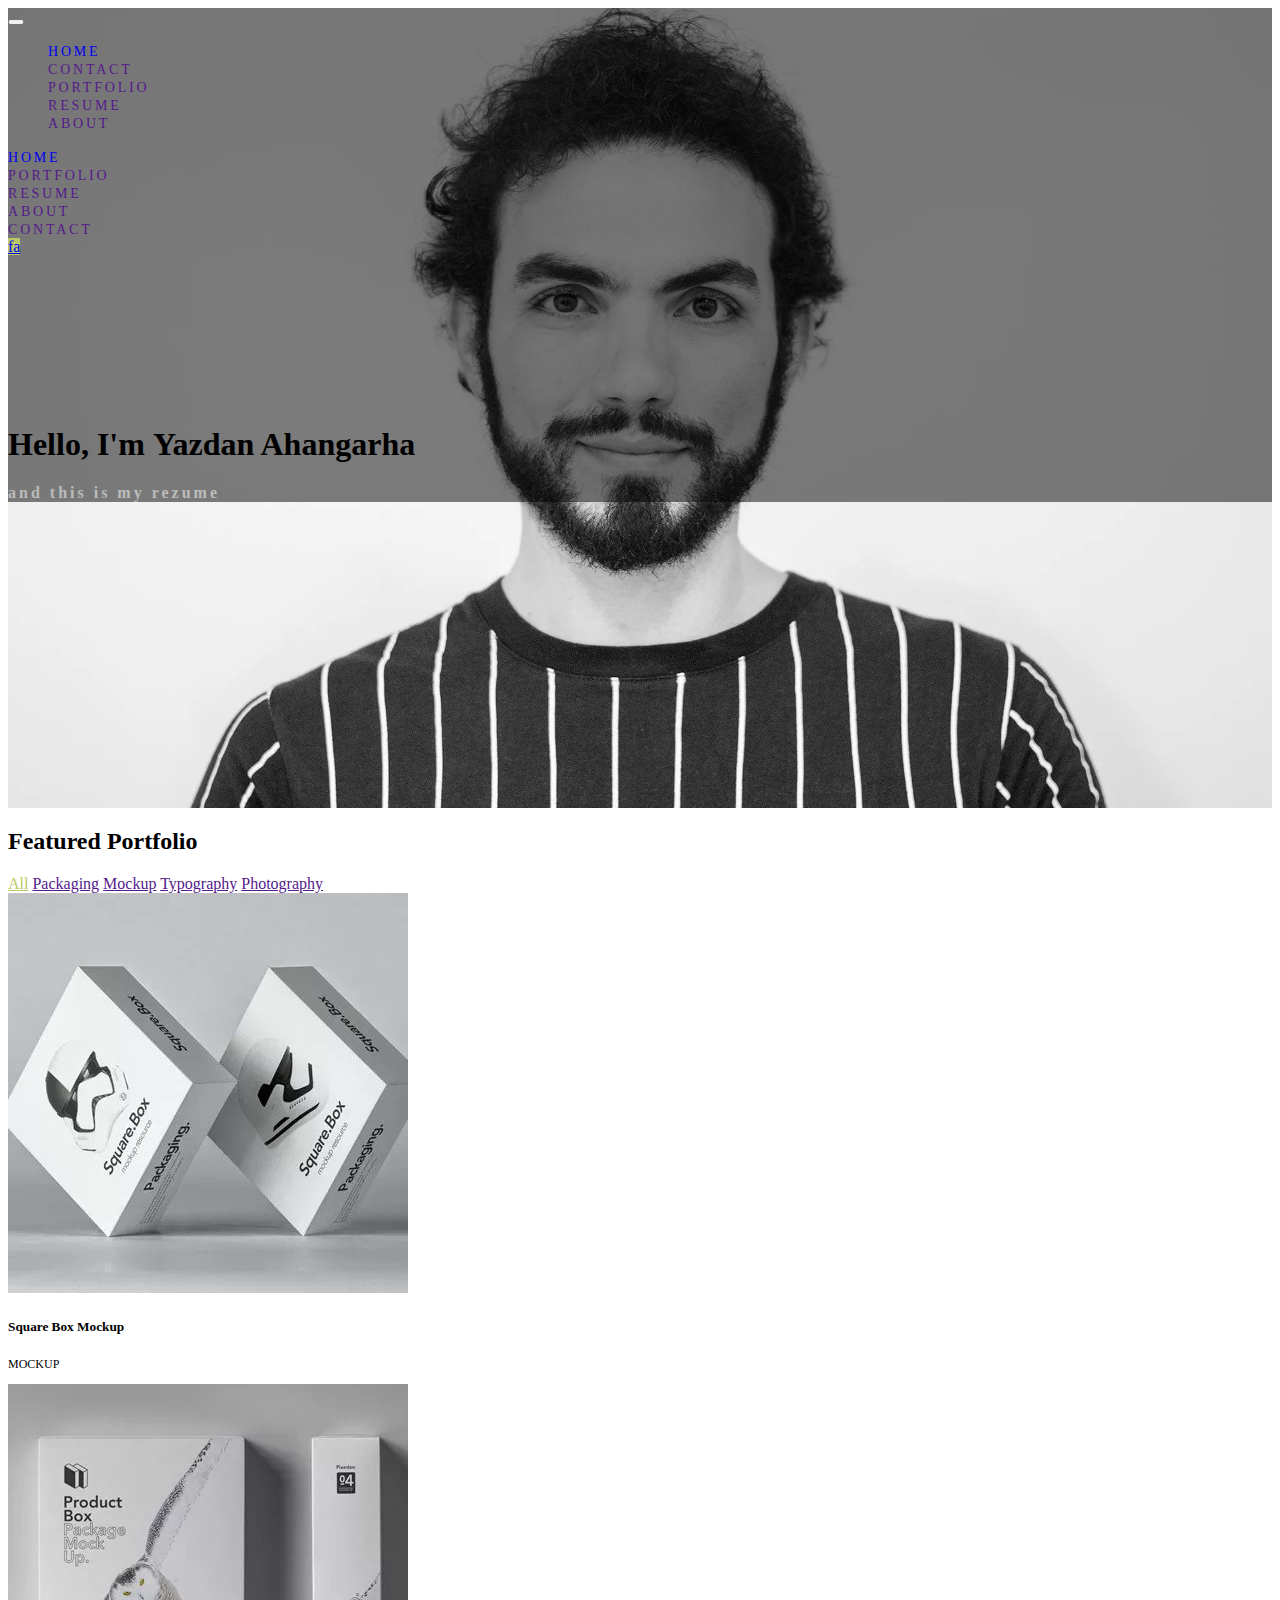
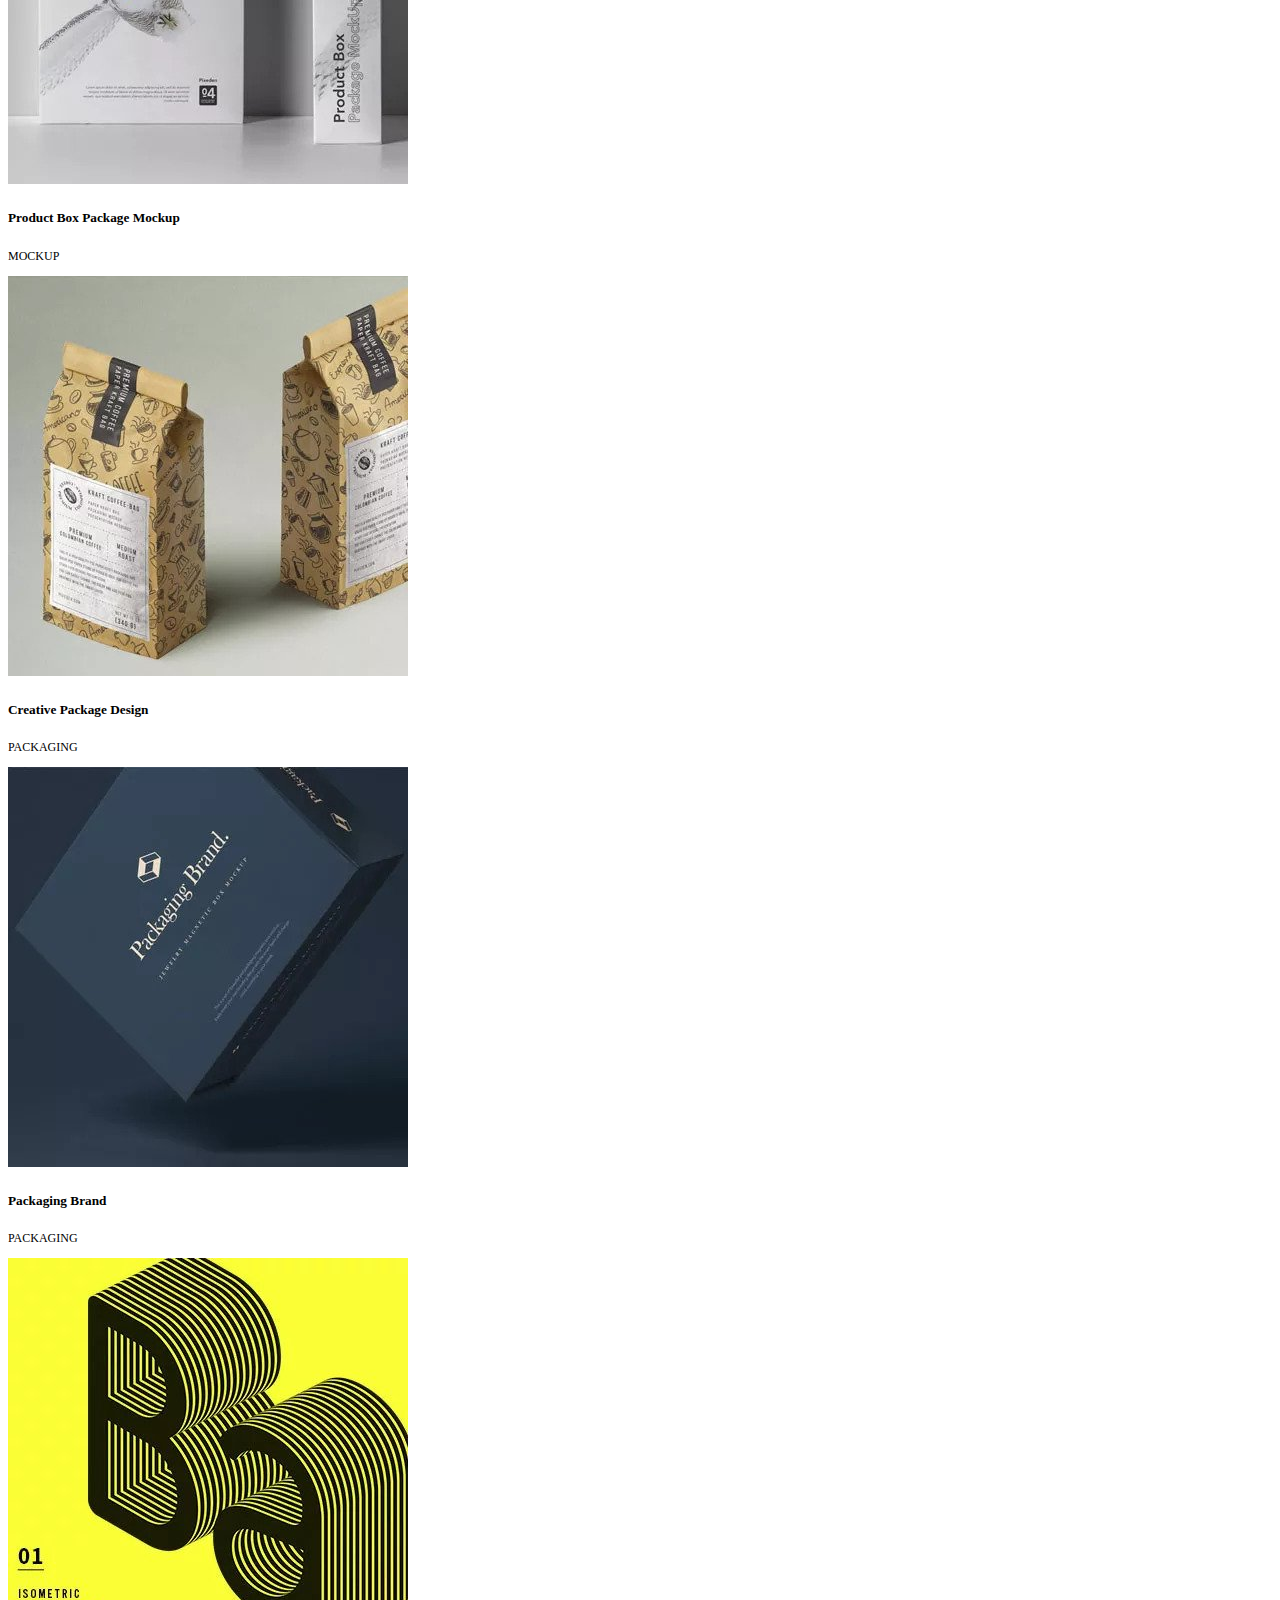
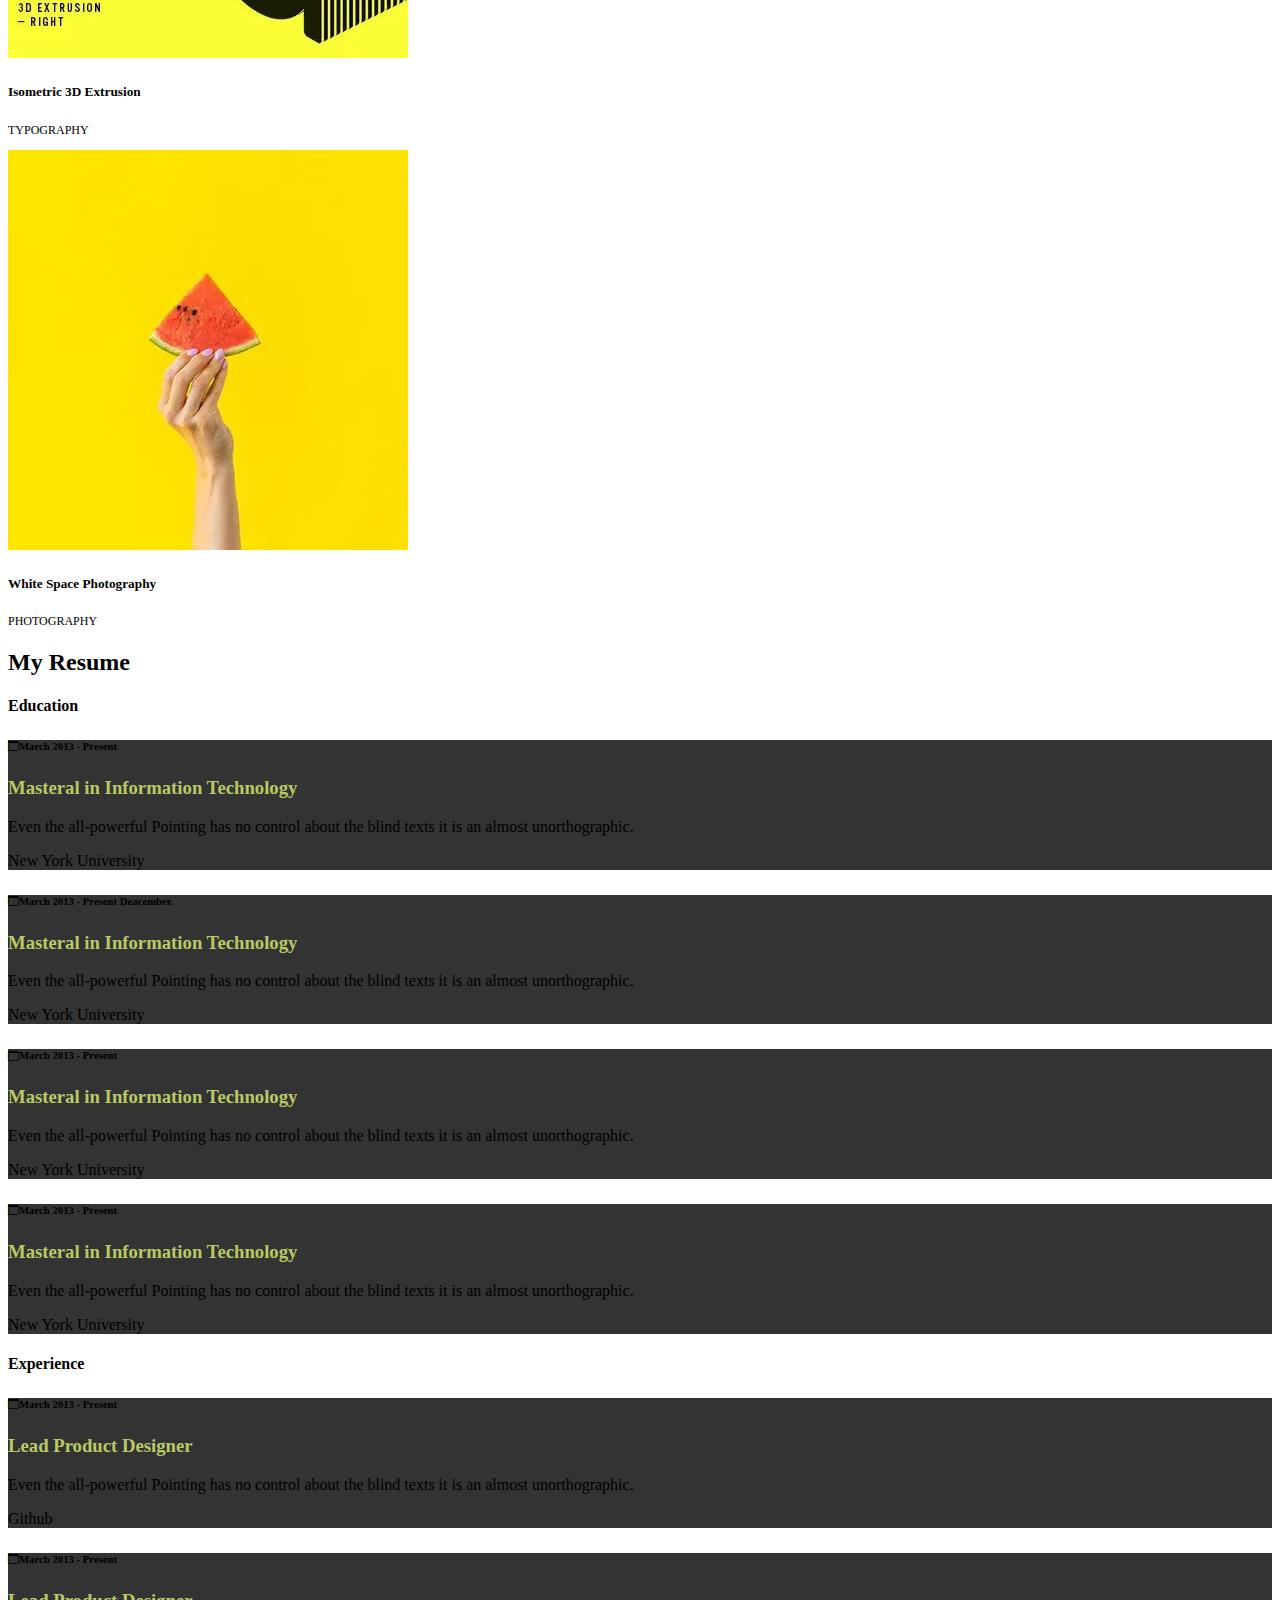
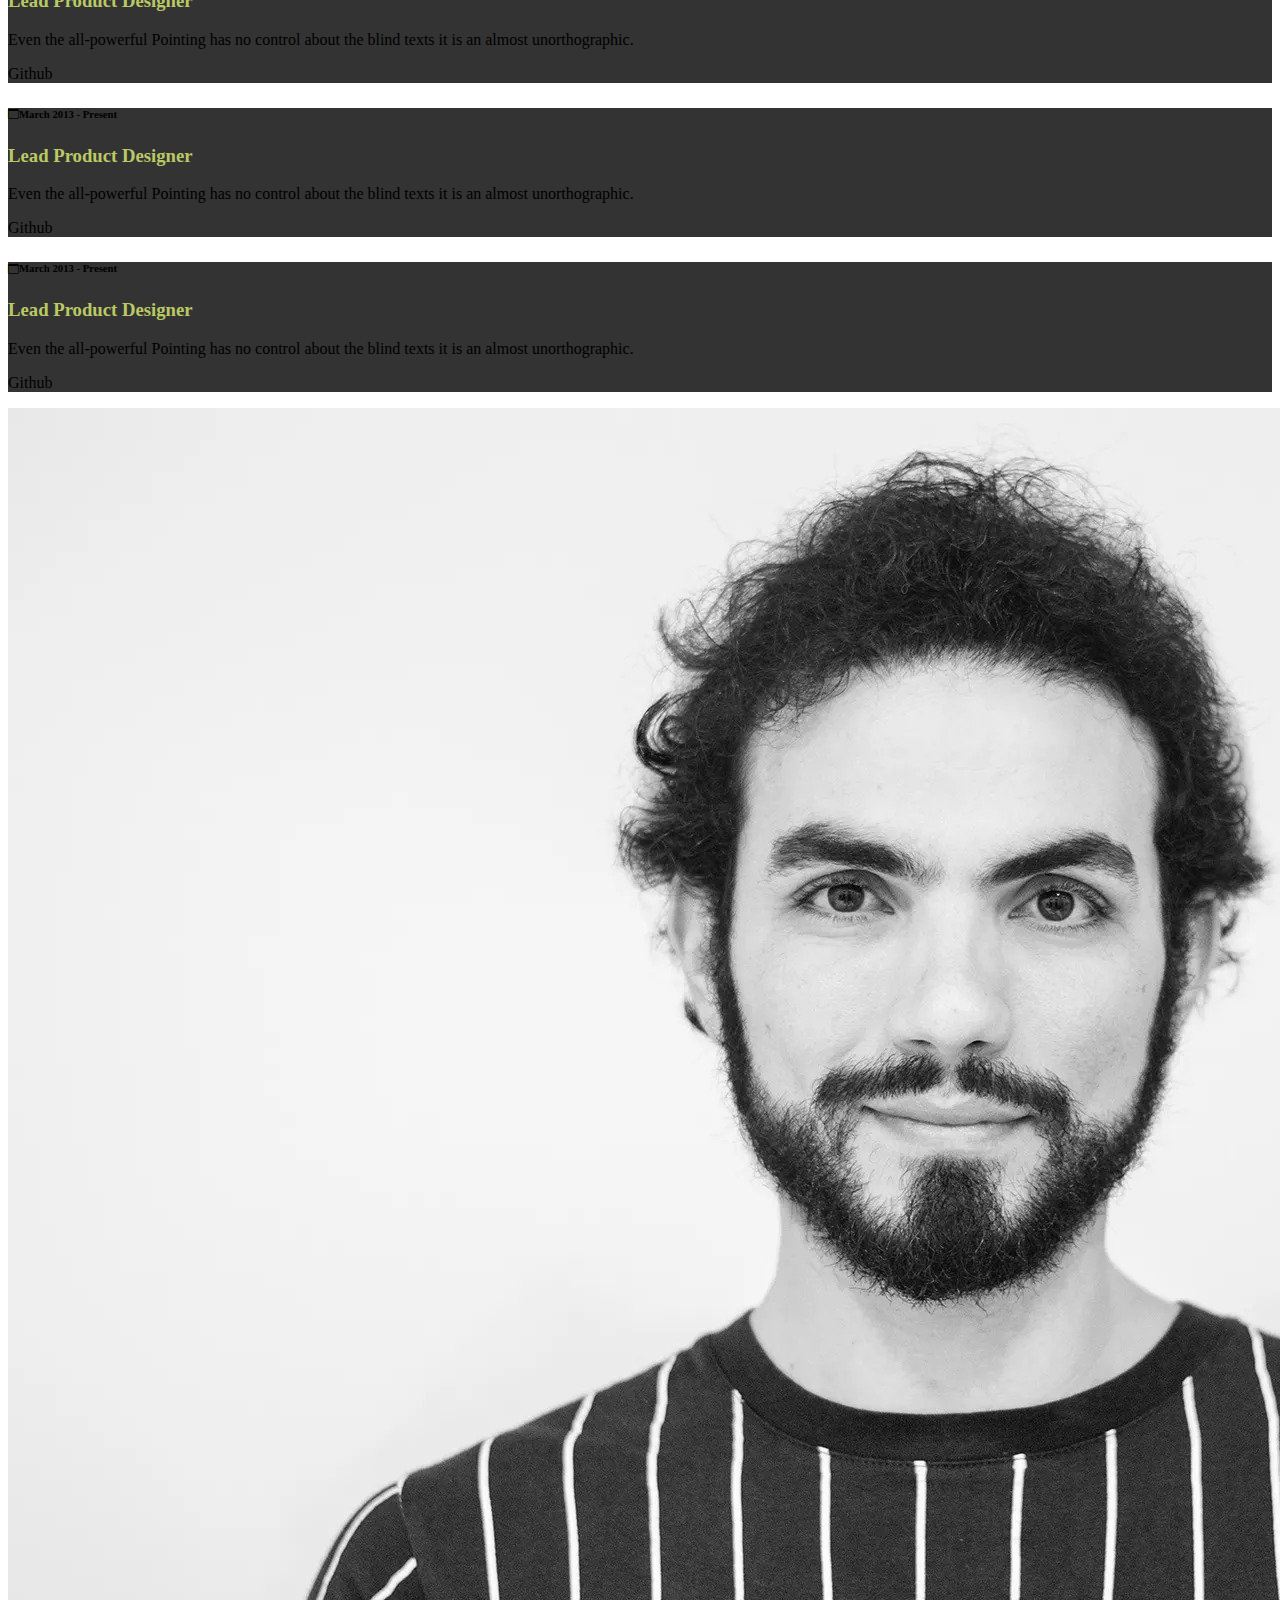
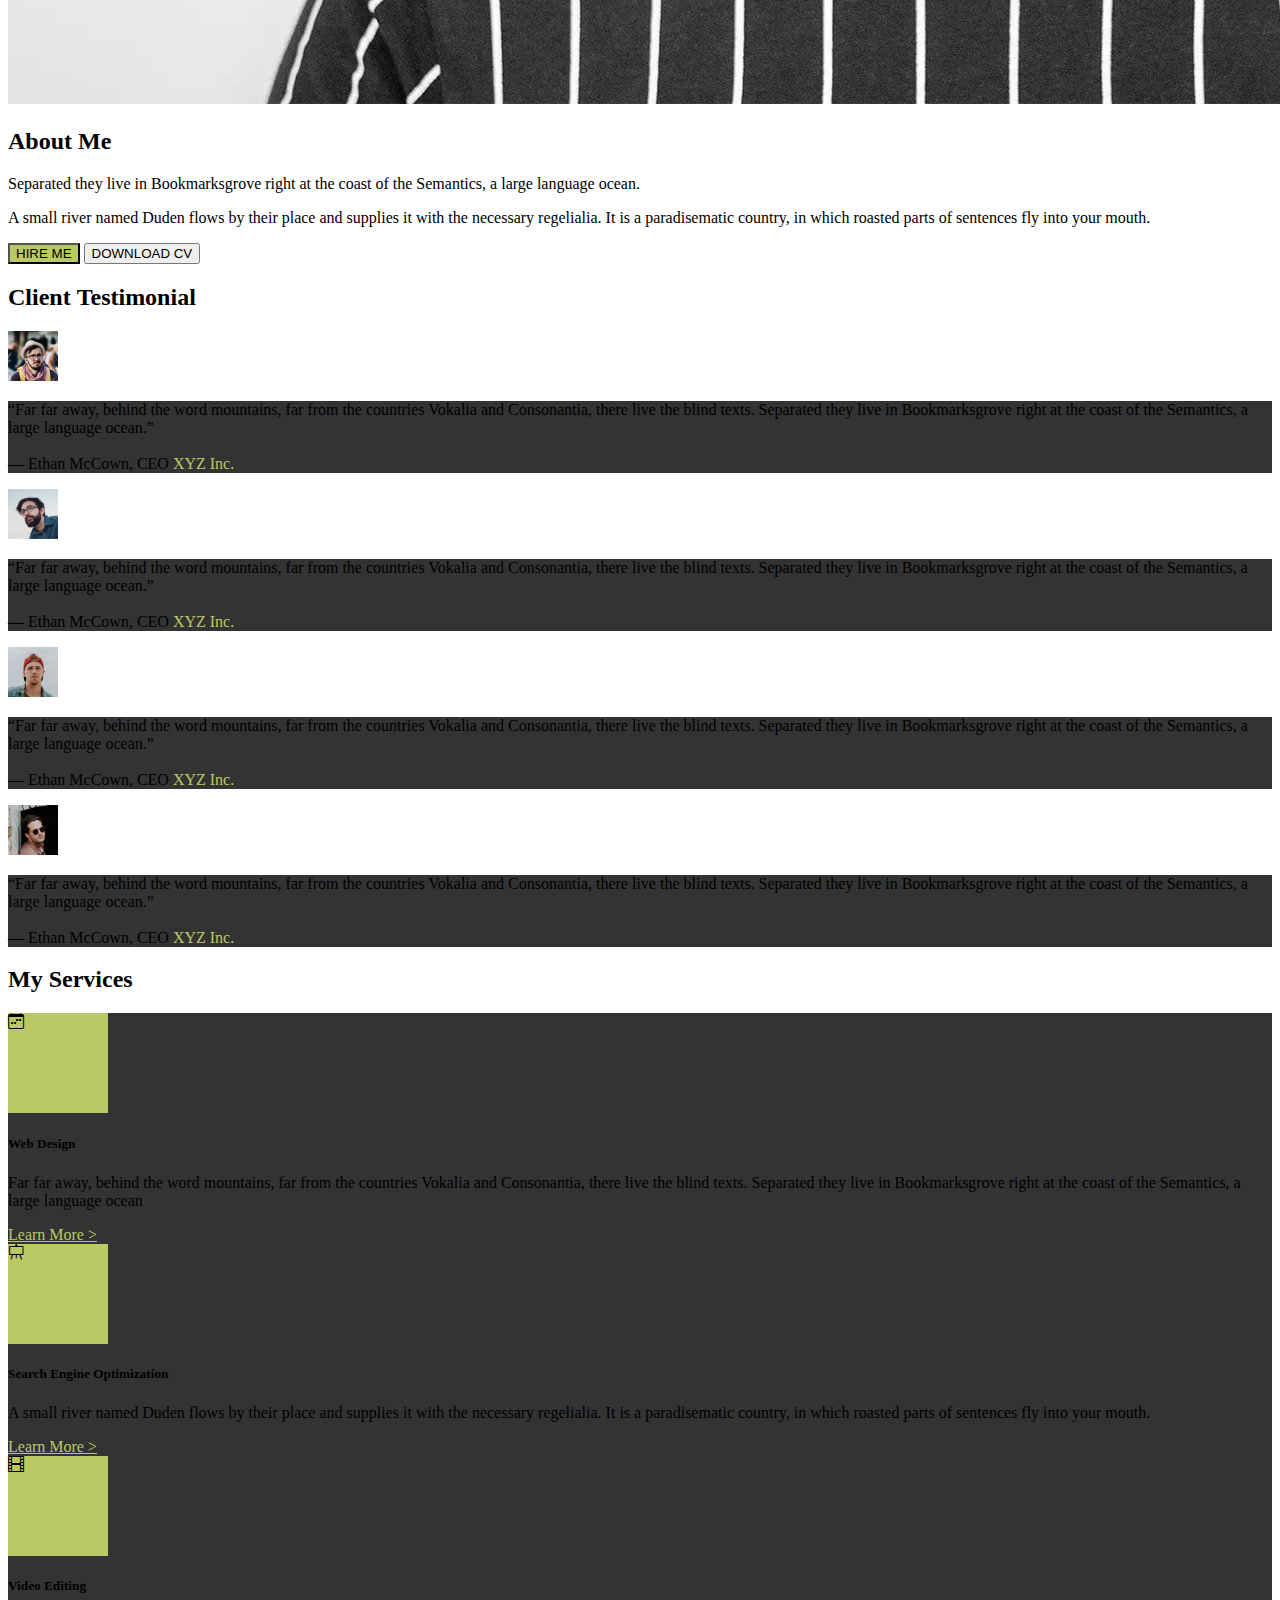
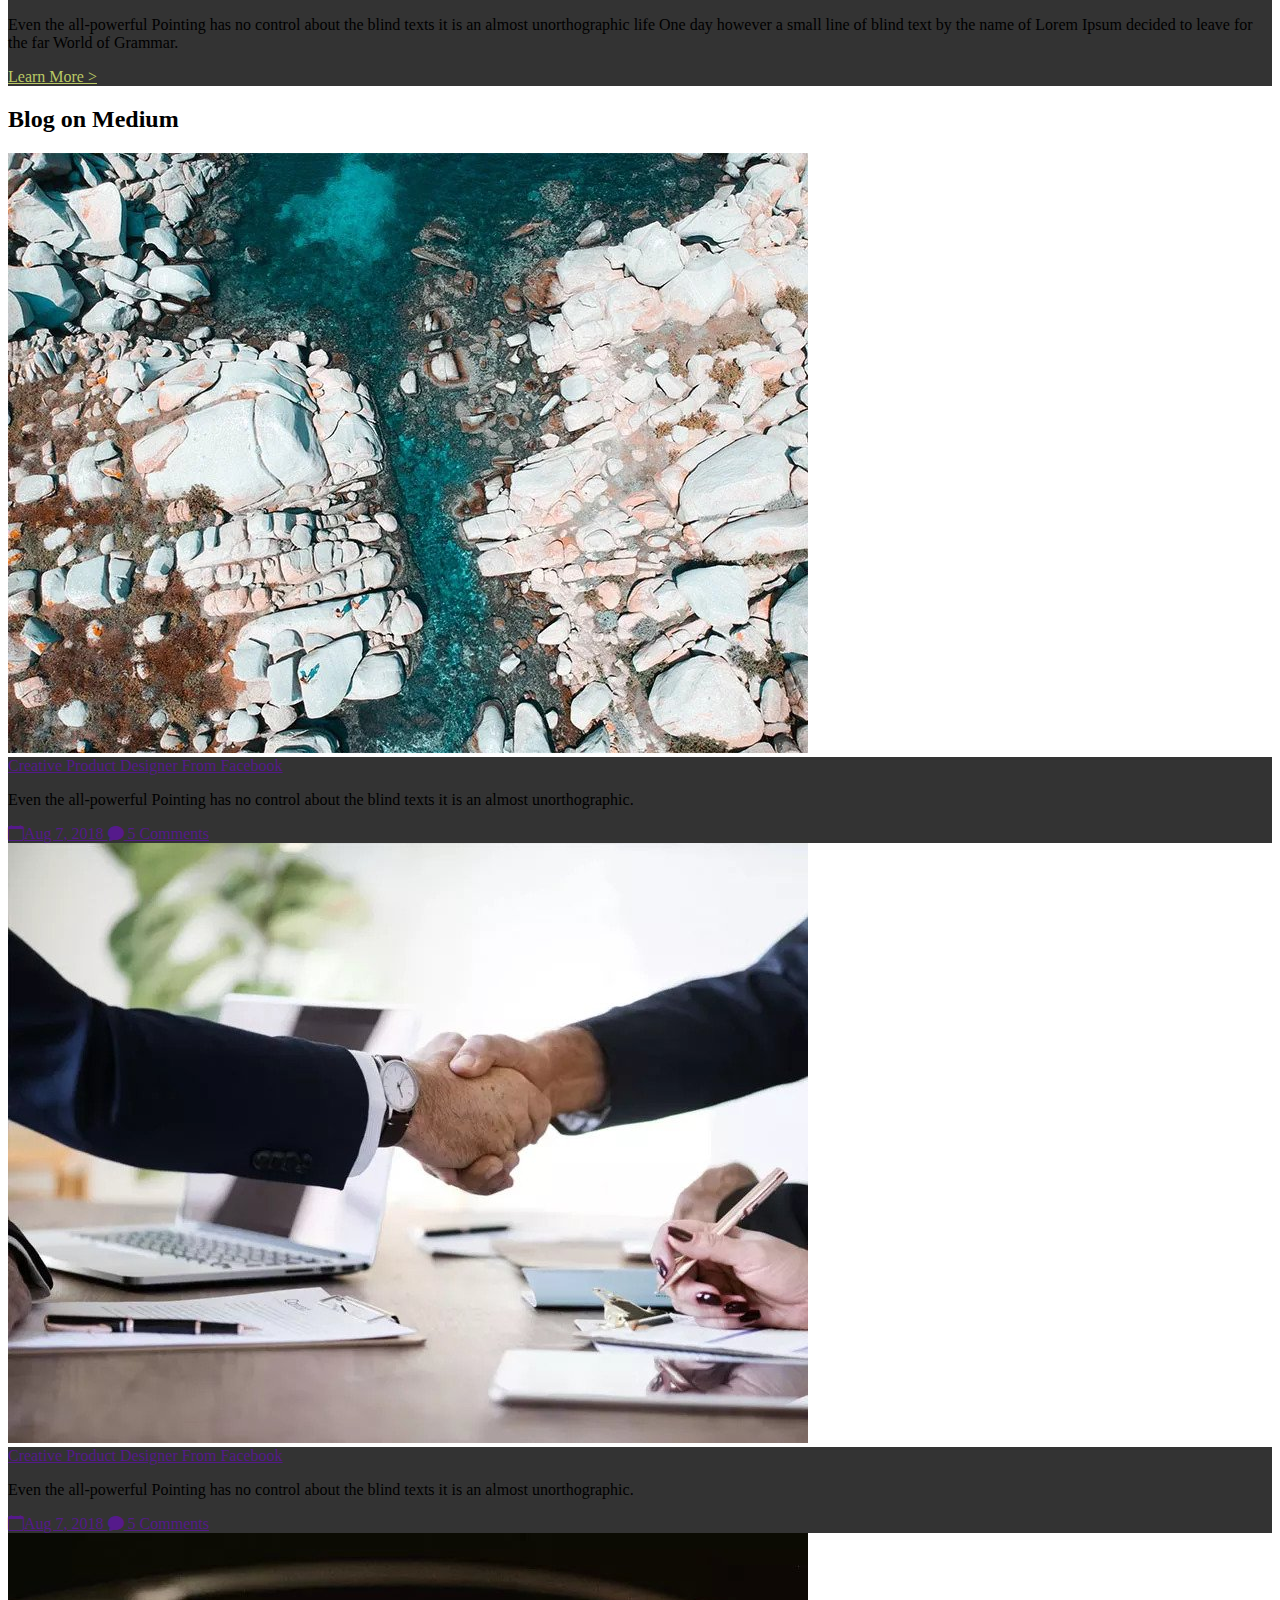
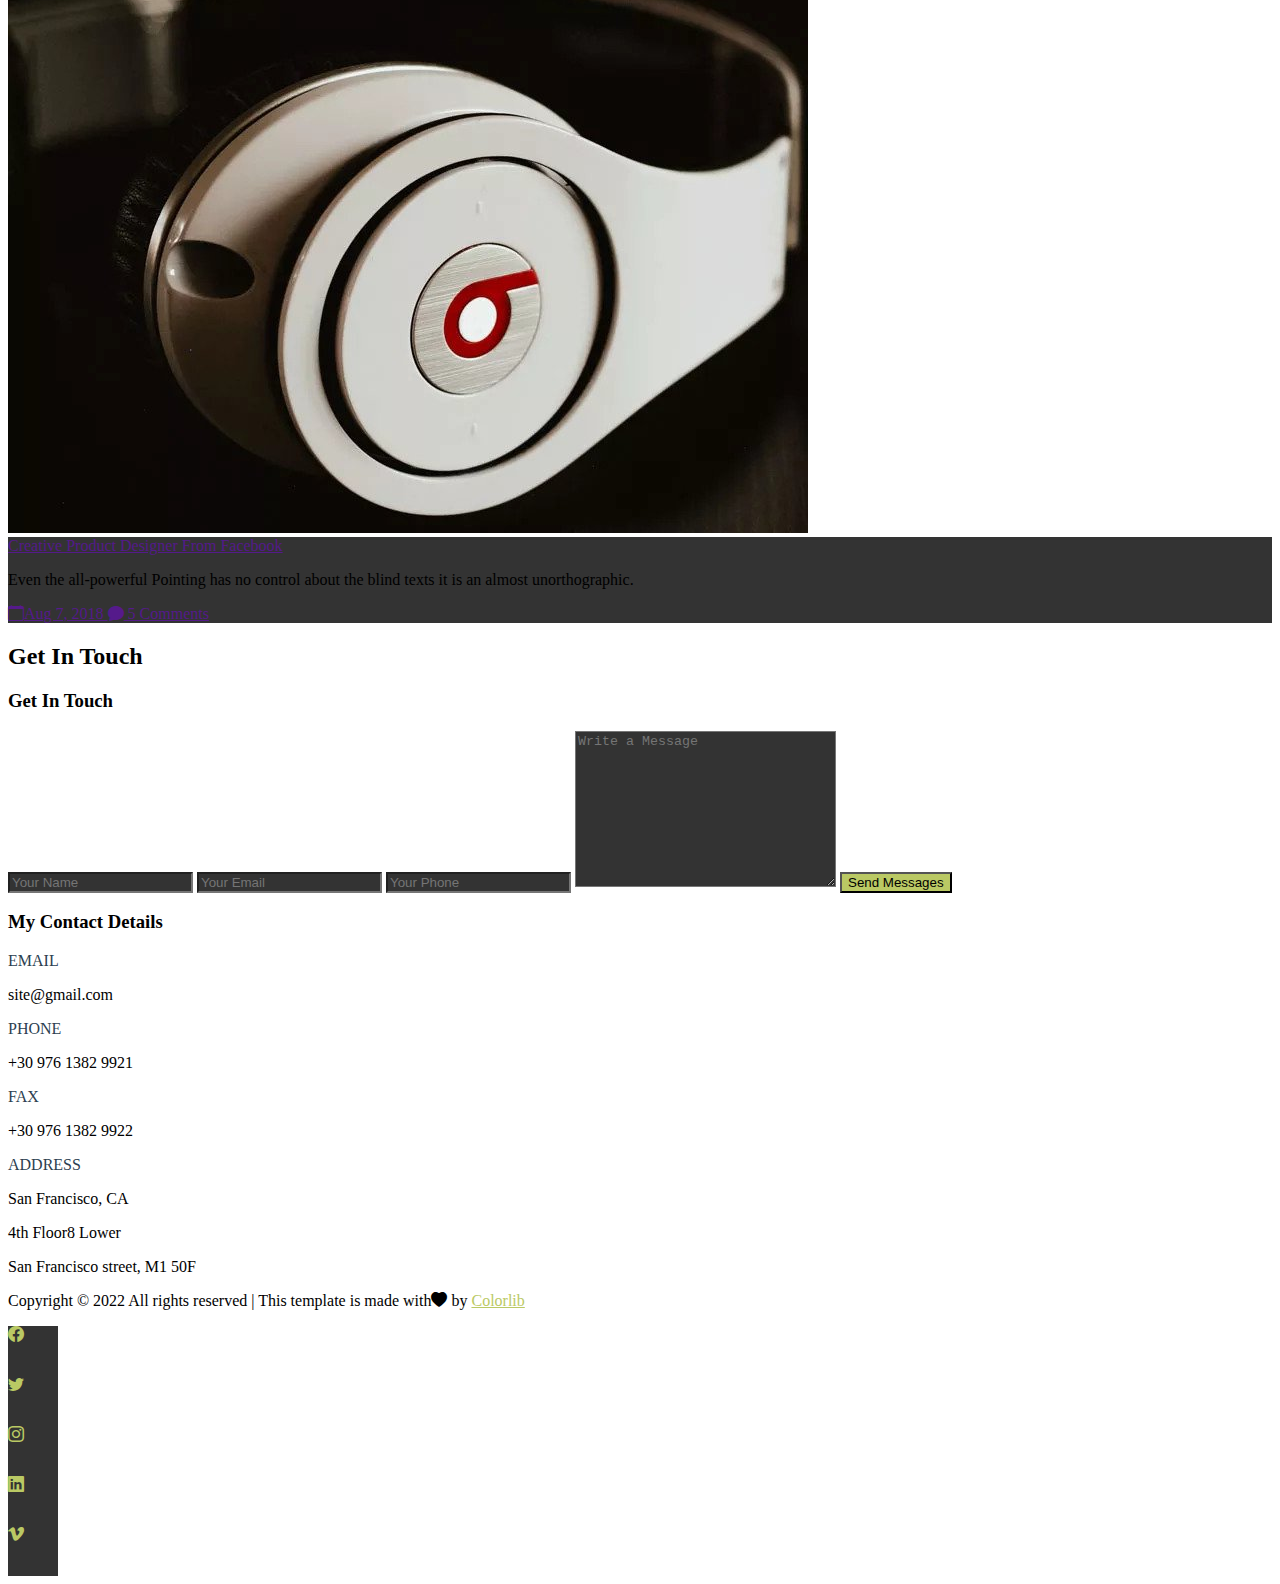
<file: index.html>
<!DOCTYPE html>
<html lang="en">
<head>
    <meta charset="UTF-8">
    <meta http-equiv="X-UA-Compatible" content="IE=edge">
    <meta name="viewport" content="width=device-width, initial-scale=1.0">
    <link href="https://cdn.jsdelivr.net/npm/bootstrap@5.1.3/dist/css/bootstrap.min.css" rel="stylesheet" integrity="sha384-1BmE4kWBq78iYhFldvKuhfTAU6auU8tT94WrHftjDbrCEXSU1oBoqyl2QvZ6jIW3" crossorigin="anonymous">
    <script src="https://cdn.jsdelivr.net/npm/bootstrap@5.1.3/dist/js/bootstrap.bundle.min.js" integrity="sha384-ka7Sk0Gln4gmtz2MlQnikT1wXgYsOg+OMhuP+IlRH9sENBO0LRn5q+8nbTov4+1p" crossorigin="anonymous"></script>
    <link rel="stylesheet" href="https://cdn.jsdelivr.net/npm/bootstrap-icons@1.8.1/font/bootstrap-icons.css">
    <link rel="stylesheet" href="css/index.css">
    <title>My rezume</title>
</head>
<body class="bg-dark">
  <div id="box1" class="w-100">
  <div id="box1color" class="w-100 h-100">
  <nav class="navbar navbar-light d-lg-none bg-light">
    <div class="container-fluid">
      <button class="navbar-toggler" type="button" data-bs-toggle="collapse" data-bs-target="#navbarToggleExternalContent" aria-controls="navbarToggleExternalContent" aria-expanded="false" aria-label="Toggle navigation">
        <span class="navbar-toggler-icon"></span>
      </button>
    </div>
    <div class="collapse" id="navbarToggleExternalContent">
    <div class="bg-light p-4">
      <ul id="navigationul">
        <li class="py-3"><a href="#" class="link-dark navigationa">HOME</a></li>
        <li class="py-3"><a href="" class="link-dark navigationa">CONTACT</a></li>
        <li class="py-3"><a href="" class="link-dark navigationa">PORTFOLIO</a></li>
        <li class="py-3"><a href="" class="link-dark navigationa">RESUME</a></li>
        <li class="py-3"><a href="" class="link-dark navigationa">ABOUT</a></li>
      </ul>
    </div>
  </div>
  </nav>
  <nav class="navbar navbar-expand-lg navbar-light bg-transparent d-xs-none d-lg-flex justify-content-center">
    <div class="collapse navbar-collapse my-4" id="navbarNavAltMarkup">
      <div class="navbar-nav mx-auto">
        <li class="px-3 py-2 mx-1"><a href="#" class="link-light navigationa">HOME</a></li>
        <li class="px-3 py-2 mx-1"><a href="" class="link-light navigationa">PORTFOLIO</a></li>
        <li class="px-3 py-2 mx-1"><a href="" class="link-light navigationa">RESUME</a></li>
        <li class="px-3 py-2 mx-1"><a href="" class="link-light navigationa">ABOUT</a></li>
        <li class="px-3 py-2 mx-1"><a href="" class="link-light navigationa">CONTACT</a></li>
      </ul>
      </div>
    </div>
  </nav>
  <a href="pages/farsi-index.html" class="fs-4 ps-3 pe-1 text-decoration-none text-dark rounded position-fixed the-background-color">fa</a>
  <div class="container">
    <div class="row align-items-center justify-content-center">
      <div class="col-md-10 text-center pt-5" id="titlebox">
      <h1 class="text-light display-3">Hello, I'm
        <strong class="d-block fw-bold">Yazdan Ahangarha</strong>
      </h1>
      <strong class="d-block text-uppercase fw-normal" id="thisismyrezume">and this is my rezume</strong>
      </div>
    </div>
  </div>
  </div>
  </div>
  <div class="container">
    <div class="row align-items-center justify-content-center">
      <div class="text-center pt-5">
        <h2 class="text-light fw-light">Featured <strong class="fw-bold">Portfolio</strong></h2>
      </div>
    </div>
  </div>
  <div class="container">
    <div class="row">
      <div class="text-center pt-5">
        <a href="" class="fs-6 text-decoration-none p-4 the-color rezumehover"> All</a>
        <a href="" class="link-secondary fs-6 text-decoration-none p-4 rezumehover">Packaging</a>
        <a href="" class="link-secondary fs-6 text-decoration-none p-4 rezumehover">Mockup</a>
        <a href="" class="link-secondary fs-6 text-decoration-none p-4 rezumehover">Typography</a>
        <a href="" class="link-secondary fs-6 text-decoration-none p-4 rezumehover">Photography</a>
      </div>
    </div>
  </div>
  <div class="container">
    <div class="row pt-5">
      <div class="col-12 col-sm-4 pt-3"><img src="image/2.jpg" class="w-100">
        <h5 class="text-light fw-light text-center pt-3">Square Box Mockup</h5>
        <p class="text-light fw-lighter text-center portfoliop">MOCKUP</p>
      </div>
      <div class="col-12 col-sm-4 pt-3"><img src="image/3.jpg" class="w-100">
        <h5 class=" text-light fw-light text-center pt-3">Product Box Package Mockup</h5>
        <p class=" text-light fw-lighter text-center portfoliop">MOCKUP</p>
      </div>
      <div class="col-12 col-sm-4 pt-3"><img src="image/4.jpg" class="w-100">
        <h5 class=" text-light fw-light text-center pt-3">Creative Package Design</h5>
        <p class=" text-light fw-lighter text-center portfoliop">PACKAGING</p>
      </div>
      <div class="col-12 col-sm-4 pt-3"><img src="image/5.jpg" class="w-100">
        <h5 class=" text-light fw-light text-center pt-3">Packaging Brand</h5>
        <p class=" text-light fw-lighter text-center portfoliop">PACKAGING</p>
      </div>
      <div class="col-12 col-sm-4 pt-3"><img src="image/6.jpg" class="w-100">
        <h5 class=" text-light fw-light text-center pt-3">Isometric 3D Extrusion</h5>
        <p class=" text-light fw-lighter text-center portfoliop">TYPOGRAPHY</p>
      </div>
      <div class="col-12 col-sm-4 pt-3"><img src="image/7.jpg" class="w-100">
        <h5 class=" text-light fw-light text-center pt-3">White Space Photography</h5>
        <p class=" text-light fw-lighter text-center portfoliop">PHOTOGRAPHY</p>
      </div>
    </div>
  </div>
  <div class="text-center pt-5 mt-5">
    <h2 class="text-light fw-light pt-5 mt-5">My <strong class="fw-bold">Resume</strong></h2>
  </div>
  <div class="container">
    <div class="row">
      <div class="col-12 col-md-6">
        <h4 class="text-light fw-light pt-5 mb-4">Education</h4>
        <div class="rounded rezumebox-background-color p-4 mb-3">
          <h6 class="text-light fw-bold small"><i class="bi bi-calendar me-1"></i>March 2013 - Present</h6>
          <h3 class="fw-light mb-3 the-color">Masteral in Information Technology</h3>
          <p class="text-white-50 fw-light fs-6">Even the all-powerful Pointing has no control about the blind texts it is an almost unorthographic.</p>
          <p class="text-white-50 fw-light fs-6 mt-4">New York University</p>
        </div>
        <div class="rounded rezumebox-background-color p-4 mb-3">
          <h6 class="text-light fw-bold small"><i class="bi bi-calendar me-1"></i>March 2013 - Present Deacember.</h6>
          <h3 class="fw-light mb-3 the-color">Masteral in Information Technology</h3>
          <p class="text-white-50 fw-light fs-6">Even the all-powerful Pointing has no control about the blind texts it is an almost unorthographic.</p>
          <p class="text-white-50 fw-light fs-6 mt-4">New York University</p>
        </div>
        <div class="rounded rezumebox-background-color p-4 mb-3">
          <h6 class="text-light fw-bold small"><i class="bi bi-calendar me-1"></i>March 2013 - Present</h6>
          <h3 class="fw-light mb-3 the-color">Masteral in Information Technology</h3>
          <p class="text-white-50 fw-light fs-6">Even the all-powerful Pointing has no control about the blind texts it is an almost unorthographic.</p>
          <p class="text-white-50 fw-light fs-6 mt-4">New York University</p>
        </div>
        <div class="rounded rezumebox-background-color p-4 mb-5">
          <h6 class="text-light fw-bold small"><i class="bi bi-calendar me-1"></i>March 2013 - Present</h6>
          <h3 class="fw-light mb-3 the-color">Masteral in Information Technology</h3>
          <p class="text-white-50 fw-light fs-6">Even the all-powerful Pointing has no control about the blind texts it is an almost unorthographic.</p>
          <p class="text-white-50 fw-light fs-6 mt-4">New York University</p>
        </div>
      </div>
      <div class="col-12 col-md-6">
        <h4 class="text-light fw-light pt-5 mb-4">Experience</h4>
        <div class="rounded rezumebox-background-color p-4 mb-3">
          <h6 class="text-light fw-bold small"><i class="bi bi-calendar me-1"></i>March 2013 - Present</h6>
          <h3 class="fw-light mb-3 the-color">Lead Product Designer</h3>
          <p class="text-white-50 fw-light fs-6">Even the all-powerful Pointing has no control about the blind texts it is an almost unorthographic.</p>
          <p class="text-white-50 fw-light fs-6 mt-4">Github</p>
        </div>
        <div class="rounded rezumebox-background-color p-4 mb-3">
          <h6 class="text-light fw-bold small"><i class="bi bi-calendar me-1"></i>March 2013 - Present</h6>
          <h3 class="fw-light mb-3 the-color">Lead Product Designer</h3>
          <p class="text-white-50 fw-light fs-6">Even the all-powerful Pointing has no control about the blind texts it is an almost unorthographic.</p>
          <p class="text-white-50 fw-light fs-6 mt-4">Github</p>
        </div>
        <div class="rounded rezumebox-background-color p-4 mb-3">
          <h6 class="text-light fw-bold small"><i class="bi bi-calendar me-1"></i>March 2013 - Present</h6>
          <h3 class="fw-light mb-3 the-color">Lead Product Designer</h3>
          <p class="text-white-50 fw-light fs-6">Even the all-powerful Pointing has no control about the blind texts it is an almost unorthographic.</p>
          <p class="text-white-50 fw-light fs-6 mt-4">Github</p>
        </div>
        <div class="rounded rezumebox-background-color p-4 mb-5">
          <h6 class="text-light fw-bold small"><i class="bi bi-calendar me-1"></i>March 2013 - Present</h6>
          <h3 class="fw-light mb-3 the-color">Lead Product Designer</h3>
          <p class="text-white-50 fw-light fs-6">Even the all-powerful Pointing has no control about the blind texts it is an almost unorthographic.</p>
          <p class="text-white-50 fw-light fs-6 mt-4">Github</p>
        </div>
      </div>
    </div>
  </div>
  <div class="container">
    <div class="row pt-5 mt-5">
      <div class="col-12 col-lg-6">
        <img src="image/1.jpg" class="w-100">
      </div>
      <div class="col-12 col-lg-6">
        <h2 class="text-light fw-light ps-lg-5 ms-lg-5">About <strong class="fw-bold">Me</strong></h2>
        <p class="text-white-50 fs-5 fw-light ps-lg-5 mt-lg-5 ms-lg-5">Separated they live in Bookmarksgrove right at the coast of the Semantics, a large language ocean.</p>
        <p class="text-white-50 fw-light ps-lg-5 mt-lg-3 ms-lg-5">A small river named Duden flows by their place and supplies it with the necessary regelialia. It is a paradisematic country, in which roasted parts of sentences fly into your mouth.</p>
        <button type="button" class="btn btn-primary rounded-pill text-center the-background-color mt-4 button-hover button-margin">HIRE ME</button>
        <button type="button" class="btn btn-secondary rounded-pill text-center mt-4">DOWNLOAD CV</button>
      </div>
    </div>
  </div>
  <div class="text-center pt-5 mt-5">
    <h2 class="text-light fw-light pt-5 mt-5">Client <strong class="fw-bold">Testimonial</strong></h2>
  </div>
  <div class="container">
    <div class="row">
      <div class="col-12 col-md-6 mt-5 ms -md-3 d-flex">
        <img src="image/8.jpg" class="rounded-circle profilepics">
        <p class="text-white-50 fw-light p-4 rounded ms-4 rezumebox-background-color">“Far far away, behind the word mountains, far from the countries Vokalia and Consonantia, there live the blind texts. Separated they live in Bookmarksgrove right at the coast of the Semantics, a large language ocean.”<br><br>
          <span class="pt-5">— Ethan McCown, CEO <span class="the-color">XYZ Inc.</span></span>
        </p>
      </div>
      <div class="col-12 col-md-6 mt-5 ms -md-3 d-flex">
        <img src="image/9.jpg" class="rounded-circle profilepics">
        <p class="text-white-50 fw-light p-4 rounded ms-4 rezumebox-background-color">“Far far away, behind the word mountains, far from the countries Vokalia and Consonantia, there live the blind texts. Separated they live in Bookmarksgrove right at the coast of the Semantics, a large language ocean.”<br><br>
          <span class="pt-5">— Ethan McCown, CEO <span class="the-color">XYZ Inc.</span></span>
        </p>
      </div>
      <div class="col-12 col-md-6 mt-5 ms -md-3 d-flex">
        <img src="image/10.jpg" class="rounded-circle profilepics">
        <p class="text-white-50 fw-light p-4 rounded ms-4 rezumebox-background-color">“Far far away, behind the word mountains, far from the countries Vokalia and Consonantia, there live the blind texts. Separated they live in Bookmarksgrove right at the coast of the Semantics, a large language ocean.”<br><br>
          <span class="pt-5">— Ethan McCown, CEO <span class="the-color">XYZ Inc.</span></span>
        </p>
      </div>
      <div class="col-12 col-md-6 mt-5 ms -md-3 d-flex">
        <img src="image/11.jpg" class="rounded-circle profilepics">
        <p class="text-white-50 fw-light p-4 rounded ms-4 rezumebox-background-color">“Far far away, behind the word mountains, far from the countries Vokalia and Consonantia, there live the blind texts. Separated they live in Bookmarksgrove right at the coast of the Semantics, a large language ocean.”<br><br>
          <span class="pt-5">— Ethan McCown, CEO <span class="the-color">XYZ Inc.</span></span>
        </p>
      </div>
    </div>
  </div>
  <div class="text-center pt-5 mt-5">
    <h2 class="text-light fw-light pt-5 mt-5">My <strong class="fw-bold">Services</strong></h2>
  </div>
  <div class="container">
    <div class="row d-md-flex justify-content-md-between">
      <div class="col-12 mt-4 col-md-5 offset-md-1 col-lg text-center rezumebox-background-color">
        <div class="rounded-circle d-flex justify-content-center align-items-center mt-3 mx-auto icon-size the-background-color">
          <i class="bi bi-calendar-week display-2"></i>
        </div>
        <h5 class="fw-light text-light mt-3">Web Design</h5>
        <p class="fw-light text-secondary mt-3">
          Far far away, behind the word mountains, far from the countries Vokalia and Consonantia, there live the blind texts. Separated they live in Bookmarksgrove right at the coast of the Semantics, a large language ocean
        </p>
        <a href="" class="text-decoration-none mt-3 rezumehover the-color">Learn More ></a>
      </div>
      <div class="col-12 mt-4 col-md-5 offset-md-1 col-lg text-center rezumebox-background-color">
        <div class="rounded-circle d-flex justify-content-center align-items-center mt-3 mx-auto icon-size the-background-color">
          <i class="bi bi-easel display-2"></i>
        </div>
        <h5 class="fw-light text-light mt-3">Search Engine Optimization</h5>
        <p class="fw-light text-secondary mt-3">
          A small river named Duden flows by their place and supplies it with the necessary regelialia. It is a paradisematic country, in which roasted parts of sentences fly into your mouth.
        </p>
        <a href="" class="text-decoration-none mt-3 rezumehover the-color">Learn More ></a>
      </div>
      <div class="col-12 mt-4 col-md-5 offset-md-1 col-lg text-center rezumebox-background-color">
        <div class="rounded-circle d-flex justify-content-center align-items-center mt-3 mx-auto icon-size the-background-color">
          <i class="bi bi-film display-2"></i>
        </div>
        <h5 class="fw-light text-light mt-3">Video Editing</h5>
        <p class="fw-light text-secondary mt-3">
          Even the all-powerful Pointing has no control about the blind texts it is an almost unorthographic life One day however a small line of blind text by the name of Lorem Ipsum decided to leave for the far World of Grammar.
        </p>
        <a href="" class="text-decoration-none mt-3 rezumehover the-color">Learn More ></a>
      </div>
    </div>
  </div>
  <div class="text-center pt-5 mt-5">
    <h2 class="text-light fw-light pt-5 mt-5">Blog on <strong class="fw-bold">Medium</strong></h2>
  </div> 
  <div class="container">
    <div class="row">
      <div class="col-12 mt-3 mb-3 col-sm col-lg">
        <img src="image/12.jpg" class="w-100">
        <div class="w-100 p-4 rezumebox-background-color">
          <a href="" class="text-decoration-none link-light fw-light rezumehover">Creative Product Designer From Facebook</a>
          <p class="text-white-50 fw-light">Even the all-powerful Pointing has no control about the blind texts it is an almost unorthographic.</p>
          <a href="" class="text-decoration-none link-secondary fw-light rezumehover"><i class="bi bi-calendar"></i>Aug 7, 2018 </a>
          <a href="" class="text-decoration-none link-secondary fw-light rezumehover"><i class="bi bi-chat-fill"></i> 5 Comments</a>
        </div>
      </div>
      <div class="col-12 mt-3 mb-3 col-sm col-lg">
        <img src="image/13.jpg" class="w-100">
        <div class="w-100 p-4 rezumebox-background-color">
          <a href="" class="text-decoration-none link-light fw-light rezumehover">Creative Product Designer From Facebook</a>
          <p class="text-white-50 fw-light">Even the all-powerful Pointing has no control about the blind texts it is an almost unorthographic.</p>
          <a href="" class="text-decoration-none link-secondary fw-light rezumehover"><i class="bi bi-calendar"></i>Aug 7, 2018 </a>
          <a href="" class="text-decoration-none link-secondary fw-light rezumehover"><i class="bi bi-chat-fill"></i> 5 Comments</a>
        </div>
      </div>
      <div class="col-12 mt-3 mb-3 col-sm-6 col-lg">
        <img src="image/14.jpg" class="w-100">
        <div class="w-100 p-4 rezumebox-background-color">
          <a href="" class="text-decoration-none link-light fw-light rezumehover">Creative Product Designer From Facebook</a>
          <p class="text-white-50 fw-light">Even the all-powerful Pointing has no control about the blind texts it is an almost unorthographic.</p>
          <a href="" class="text-decoration-none link-secondary fw-light rezumehover"><i class="bi bi-calendar"></i>Aug 7, 2018 </a>
          <a href="" class="text-decoration-none link-secondary fw-light rezumehover"><i class="bi bi-chat-fill"></i> 5 Comments</a>
        </div>
      </div>
    </div>
  </div> 
  <div class="text-center pt-5 mt-5">
    <h2 class="text-light fw-light pt-5 mt-5">Get<strong class="fw-bold"> In Touch</strong></h2>
  </div>
  <div class="container">
    <div class="row">
        <div class="col-12 col-md-6 ">
          <h3 class="text-light fw-light mt-5 mb-4 text-start">Get In Touch</h3>
          <input class="text-white-50 rounded border-0 p-2 mt-3 w-100 rezumebox-background-color" type="text" placeholder="Your Name">
          <input class="text-white-50 rounded border-0 p-2 mt-3 w-100 rezumebox-background-color" type="text" placeholder="Your Email">
          <input class="text-white-50 rounded border-0 p-2 mt-3 w-100 rezumebox-background-color" type="text" placeholder="Your Phone">
          <textarea class="formcontrol text-white-50 rounded border-0 p-2 mt-3 w-100 rezumebox-background-color px-3 py-4" cols="30" rows="10" placeholder="Write a Message"></textarea>
          <button type="button" class="btn btn-primary rounded-pill text-start the-background-color mt-4 button-hover button-margin">Send Messages</button>
        </div>
      <div class="col-12 col-md-6">
        <h3 class="text-light fw-light mt-5 mb-4">My Contact Details</h3>
        <p class="fs-6 emailcolor">EMAIL</p>
        <p class="text-white-50 fs-6 fw-light">site@gmail.com</p>
        <p class="fs-6 emailcolor">PHONE</p>
        <p class="text-white-50 fs-6 fw-light">+30 976 1382 9921 </p>
        <p class="fs-6 emailcolor">FAX</p>
        <p class="text-white-50 fs-6 fw-light">+30 976 1382 9922 </p>
        <p class="fs-6 emailcolor">ADDRESS</p>
        <p class="text-white-50 fs-6 fw-light">San Francisco, CA</p>
        <p class="text-white-50 fs-6 fw-light">4th Floor8 Lower </p>
        <p class="text-white-50 fs-6 fw-light">San Francisco street, M1 50F </p>
      </div>
  </div>
  <div class="text-center">
      <p class="fw-light text-white-50 pt-4 mt-5">Copyright © 2022 All rights reserved | This template is made with<i class="bi bi-heart-fill text-danger"></i> by <a href="" class="text-decoration-none the-color rezumehover">Colorlib</a></p> 
  </div>
  <div class="container">
    <div class="row d-flex justify-content-center mt-5">
      <div class="col-">
        <div class="rounded-circle d-flex justify-content-center align-items-center rezumebox-background-color profilepics">
          <i class="bi bi-facebook the-color fs-4"></i>
        </div>
      </div>
      <div class="col">
        <div class="rounded-circle d-flex justify-content-center align-items-center rezumebox-background-color profilepics">
          <i class="bi bi-twitter the-color fs-4"></i>
        </div>
      </div>
      <div class="col">
        <div class="rounded-circle d-flex justify-content-center align-items-center rezumebox-background-color profilepics">
          <i class="bi bi-instagram the-color fs-4"></i>
        </div>
      </div>
      <div class="col">
        <div class="rounded-circle d-flex justify-content-center align-items-center rezumebox-background-color profilepics">
          <i class="bi bi-linkedin the-color fs-4"></i>
        </div>
      </div>
      <div class="col">
        <div class="rounded-circle d-flex justify-content-center align-items-center rezumebox-background-color profilepics">
          <i class="bi bi-vimeo the-color fs-4"></i>
        </div>
      </div>
    </div>
  </div>
</body>
</html>
</file>
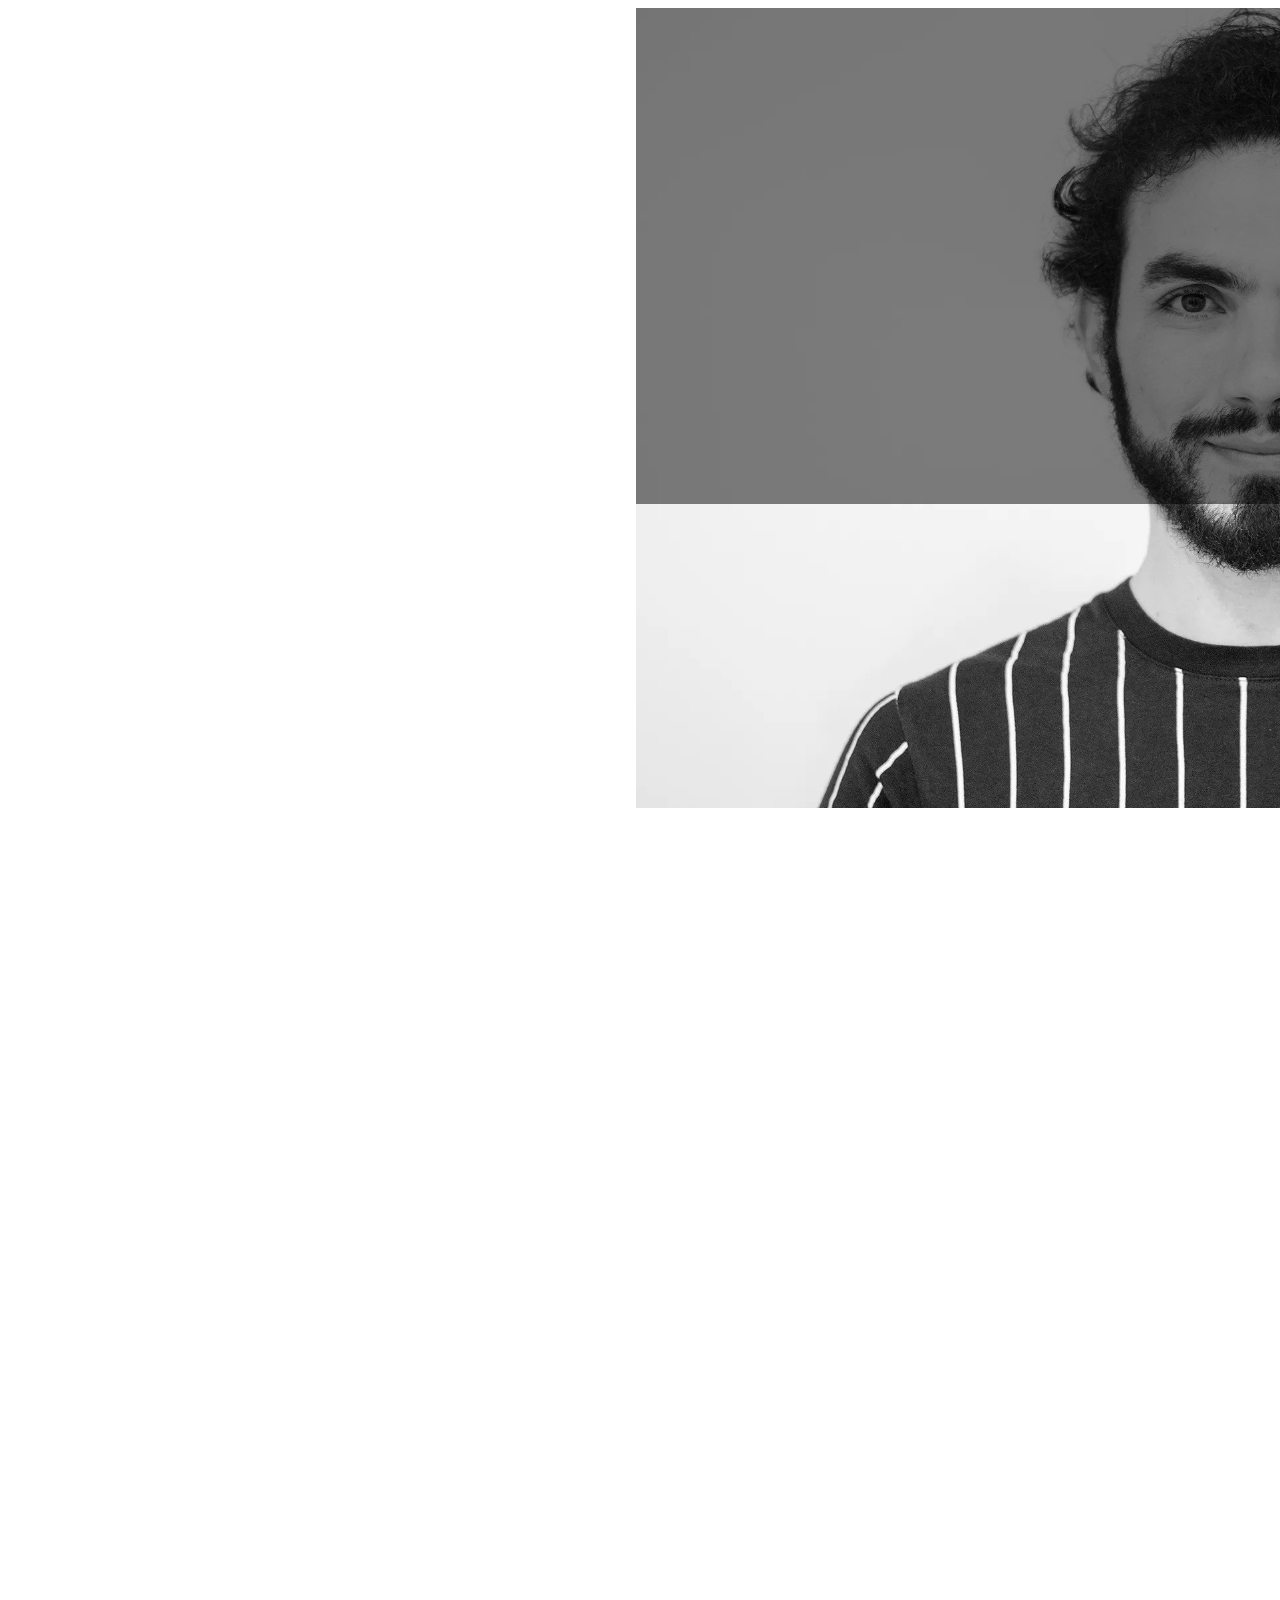
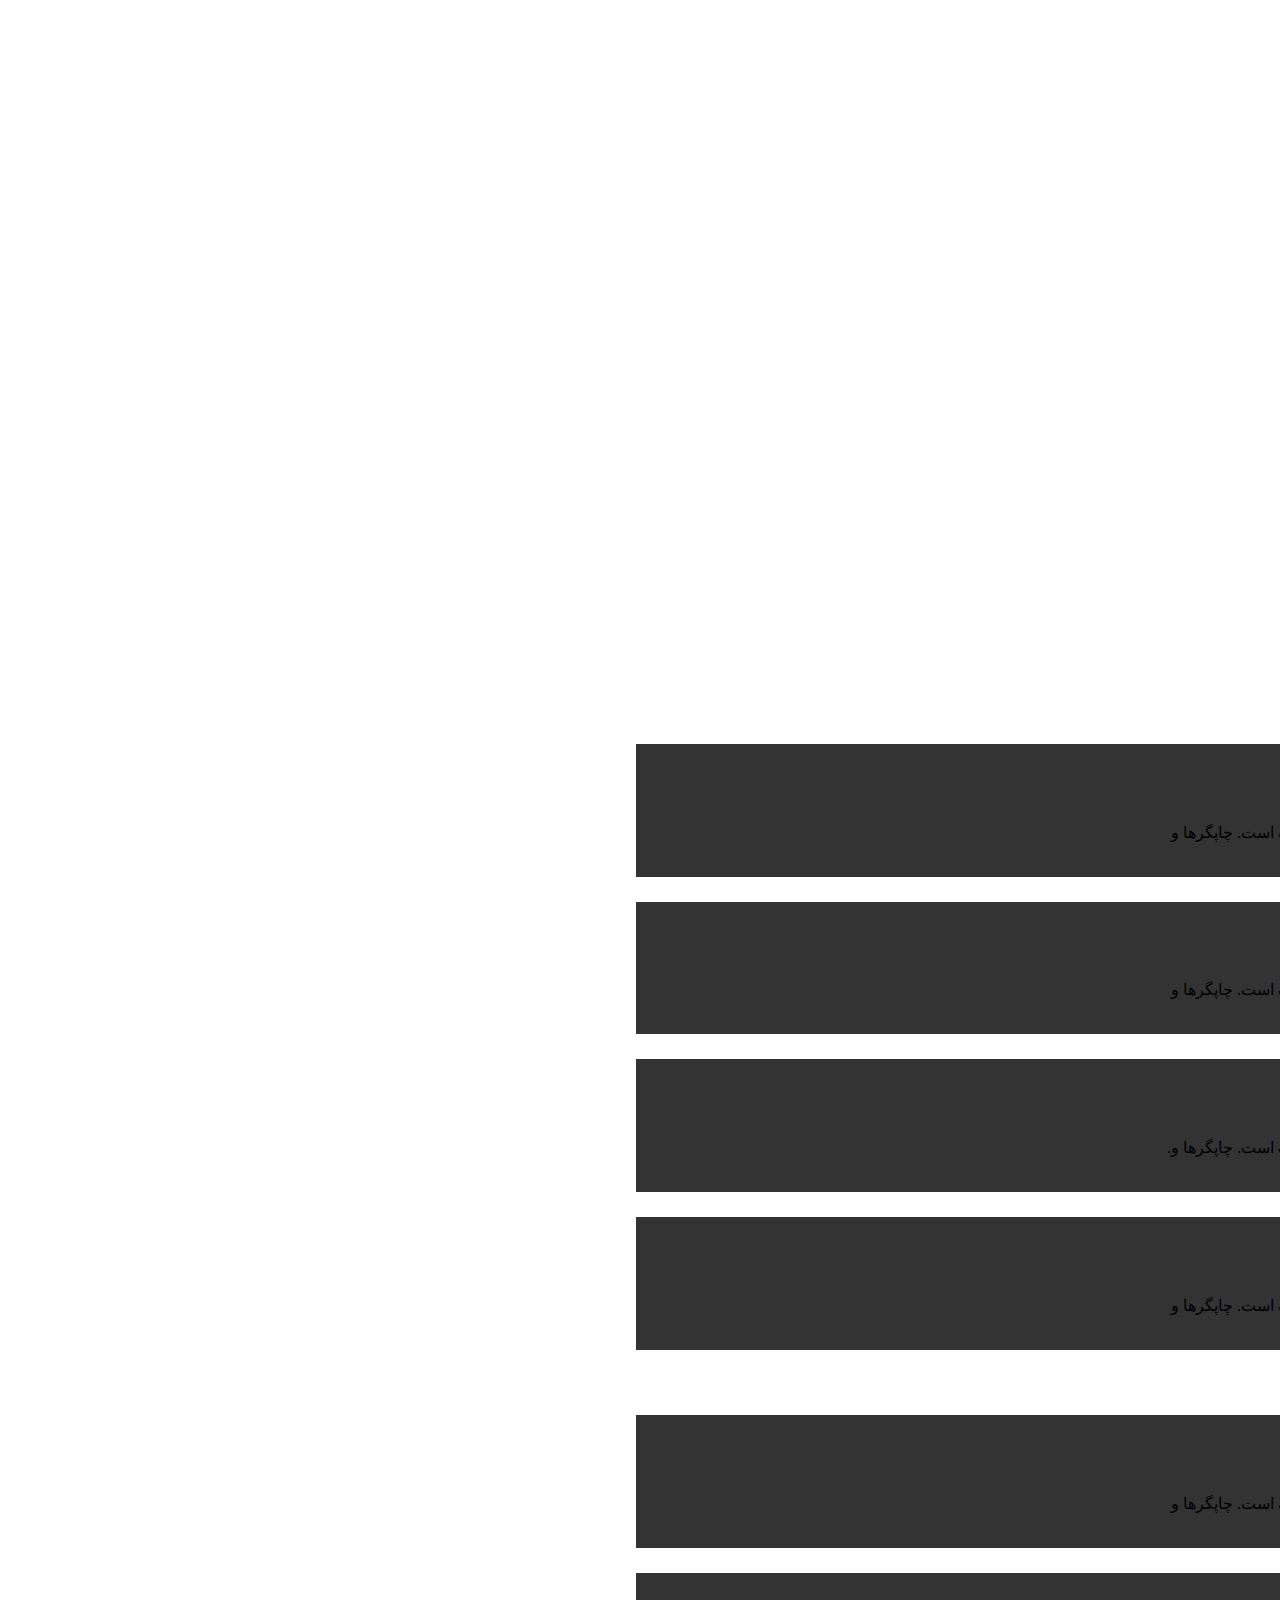
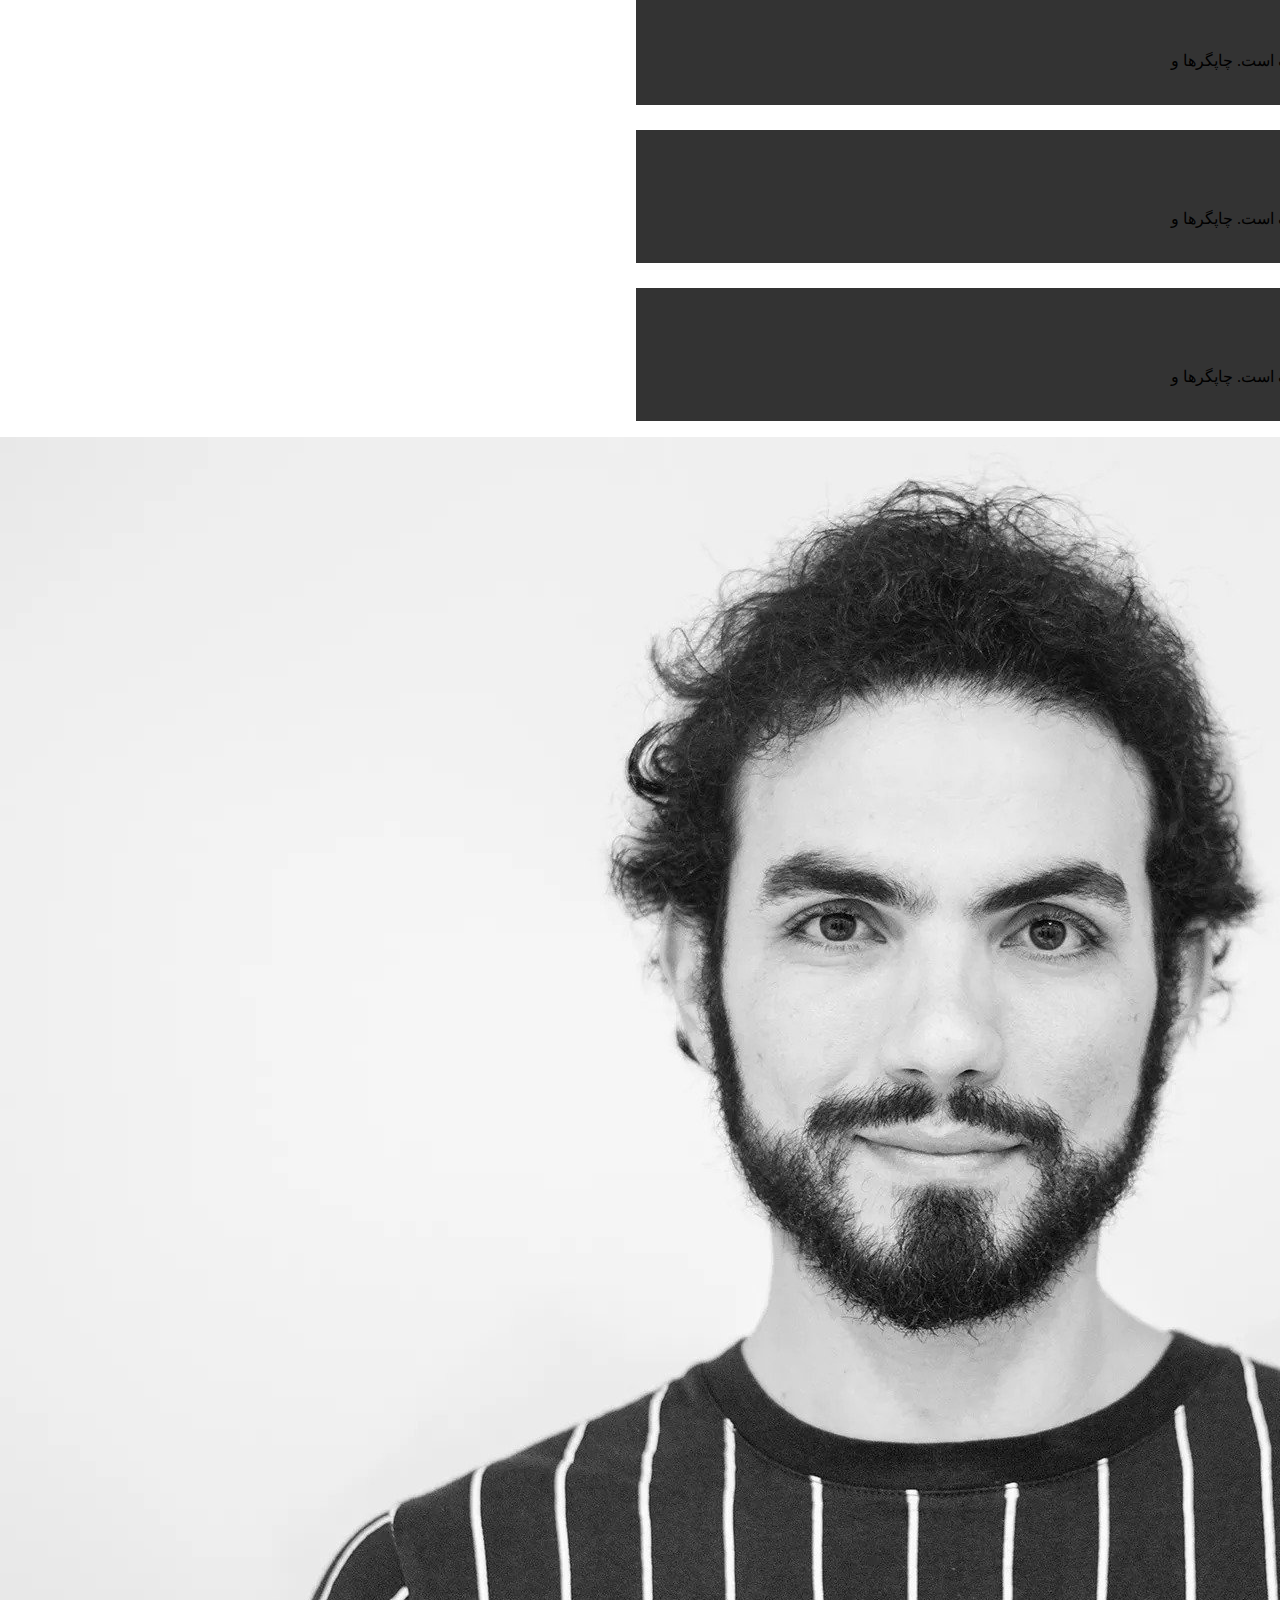
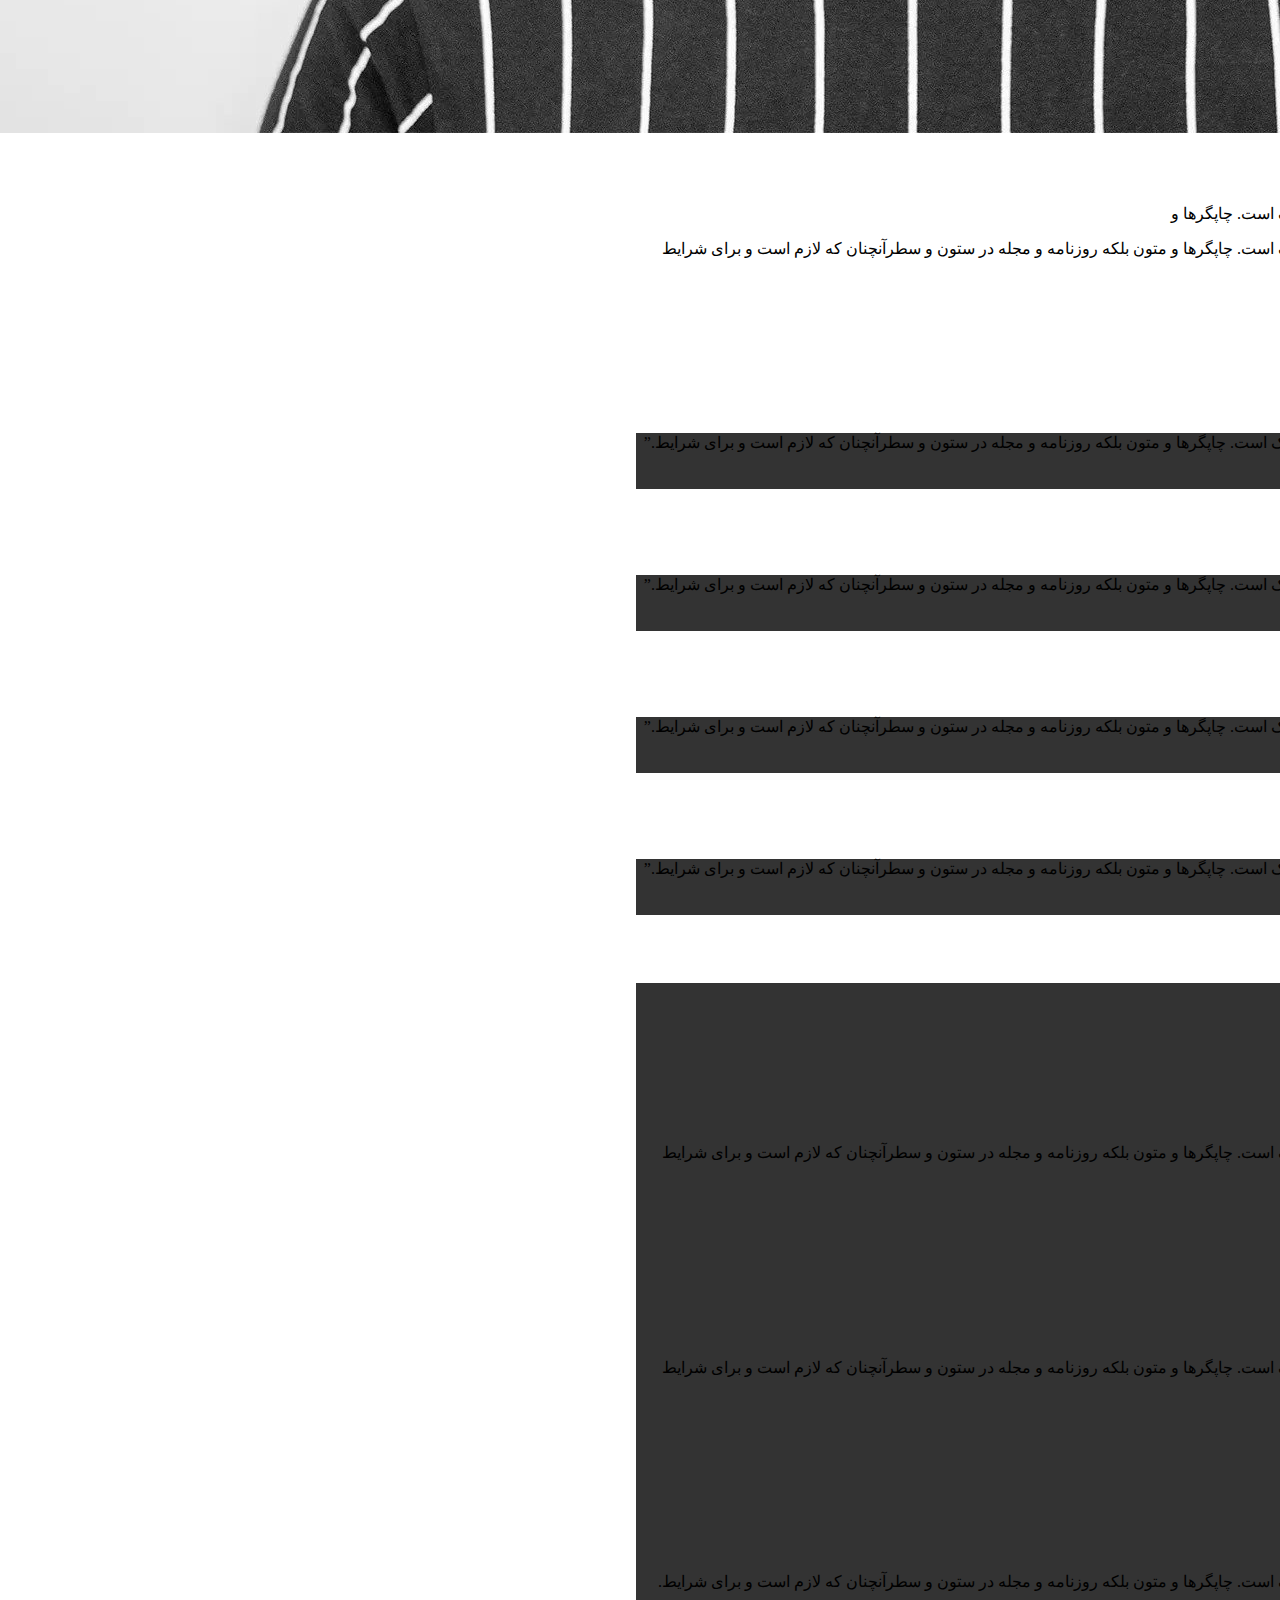
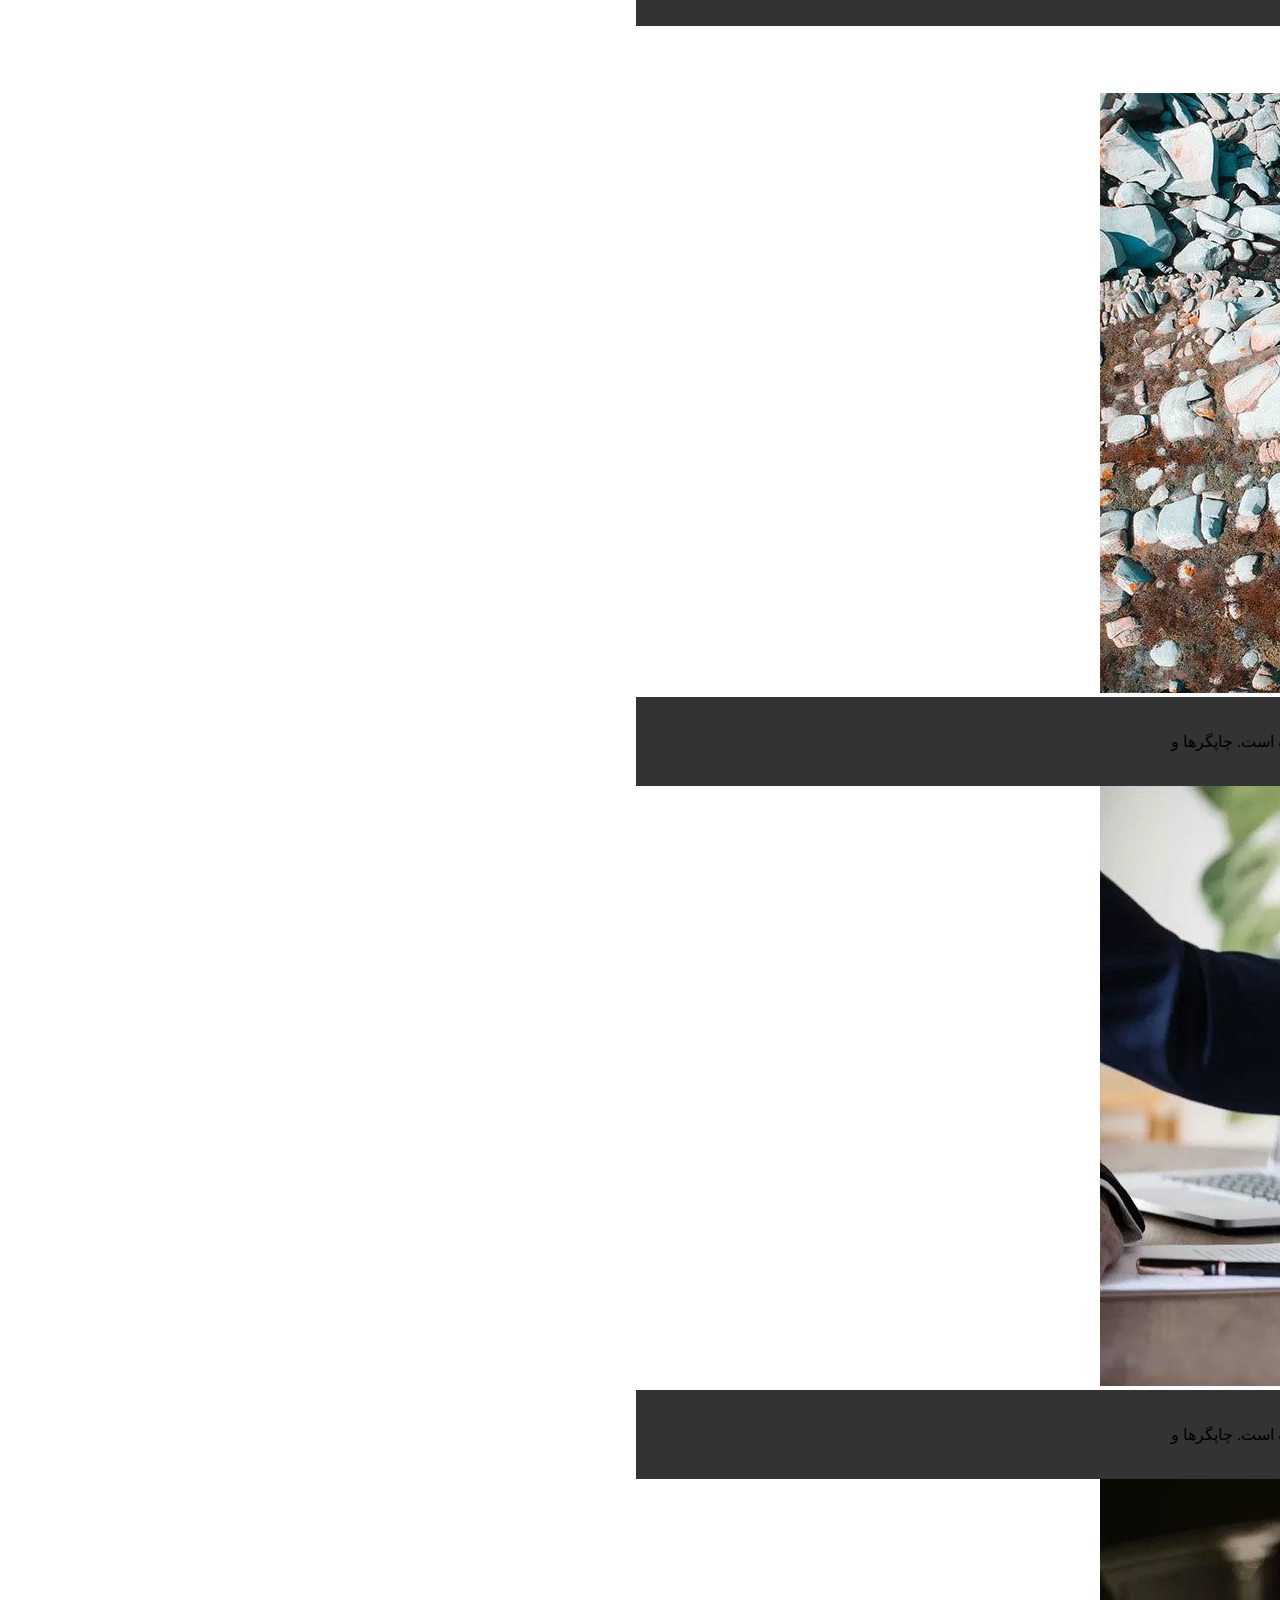
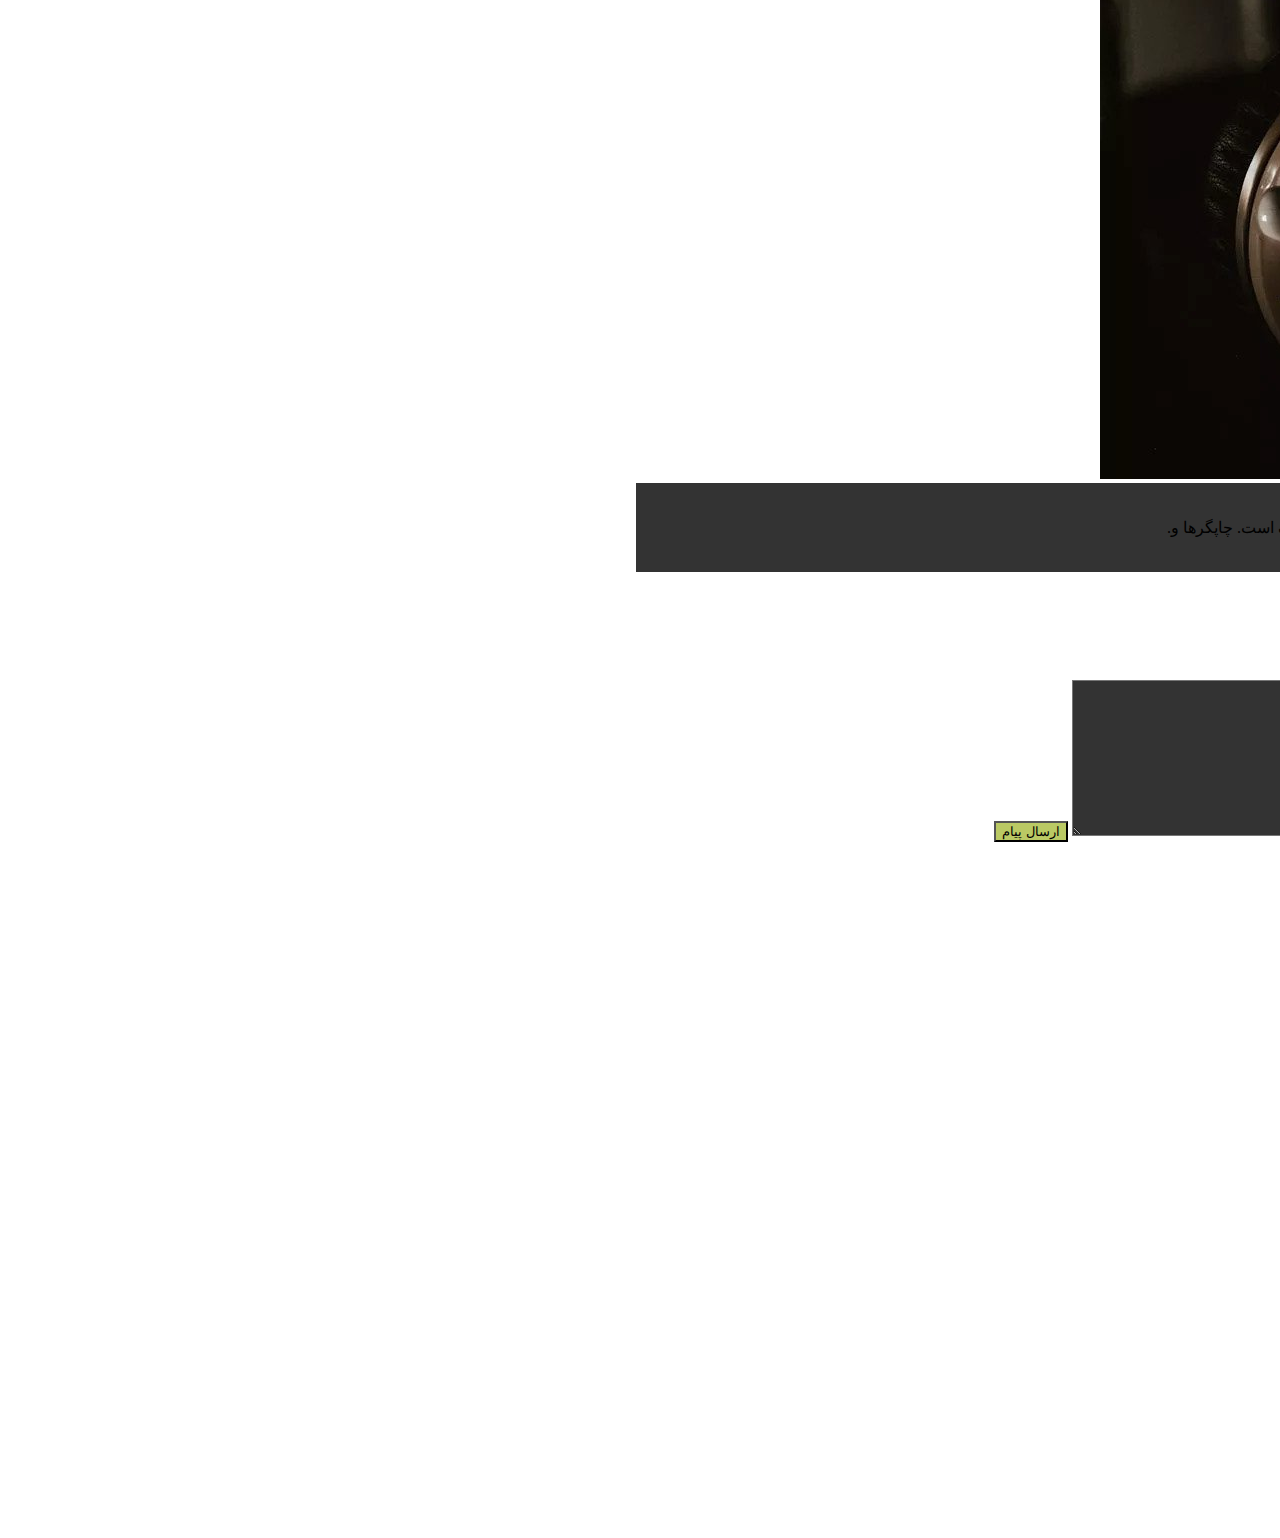
<file: pages/farsi-index.html>
<!DOCTYPE html>
<html lang="fa" dir="rtl">
<head>
    <meta charset="UTF-8">
    <meta http-equiv="X-UA-Compatible" content="IE=edge">
    <meta name="viewport" content="width=device-width, initial-scale=1.0">
    <link href="https://cdn.jsdelivr.net/npm/bootstrap@5.1.3/dist/css/bootstrap.min.css" rel="stylesheet" integrity="sha384-1BmE4kWBq78iYhFldvKuhfTAU6auU8tT94WrHftjDbrCEXSU1oBoqyl2QvZ6jIW3" crossorigin="anonymous">
    <script src="https://cdn.jsdelivr.net/npm/bootstrap@5.1.3/dist/js/bootstrap.bundle.min.js" integrity="sha384-ka7Sk0Gln4gmtz2MlQnikT1wXgYsOg+OMhuP+IlRH9sENBO0LRn5q+8nbTov4+1p" crossorigin="anonymous"></script>
    <link rel="stylesheet" href="https://cdn.jsdelivr.net/npm/bootstrap-icons@1.8.1/font/bootstrap-icons.css">
    <link rel="stylesheet" href="../css/farsi-index.css">
    <title>رزومه من</title>
</head>
<body class="bg-dark">
  <div id="box1" class="w-100">
  <div id="box1color" class="w-100 h-100">
  <nav class="navbar navbar-light d-lg-none bg-light">
    <div class="container-fluid">
      <button class="navbar-toggler" type="button" data-bs-toggle="collapse" data-bs-target="#navbarToggleExternalContent" aria-controls="navbarToggleExternalContent" aria-expanded="false" aria-label="Toggle navigation">
        <span class="navbar-toggler-icon"></span>
      </button>
    </div>
    <div class="collapse" id="navbarToggleExternalContent">
    <div class="bg-light p-4">
      <ul id="navigationul">
        <li class="py-3"><a href="#" class="link-dark navigationa">خانه</a></li>
        <li class="py-3"><a href="" class="link-dark navigationa">ارتباط با ما</a></li>
        <li class="py-3"><a href="" class="link-dark navigationa">نمونه کار</a></li>
        <li class="py-3"><a href="" class="link-dark navigationa">رزومه</a></li>
        <li class="py-3"><a href="" class="link-dark navigationa">درباره ما</a></li>
      </ul>
    </div>
  </div>
  </nav>
  <nav class="navbar navbar-expand-lg navbar-light bg-transparent d-xs-none d-lg-flex justify-content-center">
    <div class="collapse navbar-collapse my-4" id="navbarNavAltMarkup">
      <div class="navbar-nav mx-auto">
        <li class="px-3 py-2 mx-1"><a href="#" class="link-light navigationa">خانه</a></li>
        <li class="px-3 py-2 mx-1"><a href="" class="link-light navigationa">نمونه کار</a></li>
        <li class="px-3 py-2 mx-1"><a href="" class="link-light navigationa">رزومه</a></li>
        <li class="px-3 py-2 mx-1"><a href="" class="link-light navigationa">درباره ما</a></li>
        <li class="px-3 py-2 mx-1"><a href="" class="link-light navigationa">ارتباط با ما</a></li>
      </ul>
      </div>
    </div>
  </nav>
  <a href="../index.html" class="fs-4 pe-3 ps-1 text-decoration-none text-dark rounded position-fixed the-background-color">en</a>
  <div class="container">
    <div class="row align-items-center justify-content-center">
      <div class="col-md-10 text-center pt-5" id="titlebox">
      <h1 class="text-light display-3">سلام من
        <strong class="d-block fw-bold">یزدان اهنگرها هستم</strong>
      </h1>
      <strong class="d-block text-uppercase fw-normal" id="thisismyrezume">و این رزومه منه</strong>
      </div>
    </div>
  </div>
  </div>
  </div>
  <div class="container">
    <div class="row align-items-center justify-content-center">
      <div class="text-center pt-5">
        <h2 class="text-light fw-light">نمونه کارهای <strong class="fw-bold">ویژه</strong></h2>
      </div>
    </div>
  </div>
  <div class="container">
    <div class="row">
      <div class="text-center pt-5">
        <a href="" class="fs-6 text-decoration-none p-4 the-color rezumehover"> همه</a>
        <a href="" class="link-secondary fs-6 text-decoration-none p-4 rezumehover">بسته بندی</a>
        <a href="" class="link-secondary fs-6 text-decoration-none p-4 rezumehover">ماکت</a>
        <a href="" class="link-secondary fs-6 text-decoration-none p-4 rezumehover">تایپوگرافی</a>
        <a href="" class="link-secondary fs-6 text-decoration-none p-4 rezumehover">عکاسی</a>
      </div>
    </div>
  </div>
  <div class="container">
    <div class="row pt-5">
      <div class="col-12 col-sm-4 pt-3"><img src="../image/2.jpg" class="w-100">
        <h5 class="text-light fw-light text-center pt-3">ماکت جعبه مربع</h5>
        <p class="text-light fw-lighter text-center portfoliop">مانت</p>
      </div>
      <div class="col-12 col-sm-4 pt-3"><img src="../image/3.jpg" class="w-100">
        <h5 class=" text-light fw-light text-center pt-3">ماکت پکیج جعبه محصولات</h5>
        <p class=" text-light fw-lighter text-center portfoliop">ماکت</p>
      </div>
      <div class="col-12 col-sm-4 pt-3"><img src="../image/4.jpg" class="w-100">
        <h5 class=" text-light fw-light text-center pt-3">طراحی خلاقانه پکیج</h5>
        <p class=" text-light fw-lighter text-center portfoliop">پکیجینگ</p>
      </div>
      <div class="col-12 col-sm-4 pt-3"><img src="../image/5.jpg" class="w-100">
        <h5 class=" text-light fw-light text-center pt-3">برند پکیجینگ</h5>
        <p class=" text-light fw-lighter text-center portfoliop">پکیجینگ</p>
      </div>
      <div class="col-12 col-sm-4 pt-3"><img src="../image/6.jpg" class="w-100">
        <h5 class=" text-light fw-light text-center pt-3">طرح ایزومتریک سه بعدی</h5>
        <p class=" text-light fw-lighter text-center portfoliop">تایپوگرافی</p>
      </div>
      <div class="col-12 col-sm-4 pt-3"><img src="../image/7.jpg" class="w-100">
        <h5 class=" text-light fw-light text-center pt-3">عکاسی فضای سفید</h5>
        <p class=" text-light fw-lighter text-center portfoliop">عکاسی</p>
      </div>
    </div>
  </div>
  <div class="text-center pt-5 mt-5">
    <h2 class="text-light fw-light pt-5 mt-5">رزومه <strong class="fw-bold">من</strong></h2>
  </div>
  <div class="container">
    <div class="row">
      <div class="col-12 col-md-6">
        <h4 class="text-light fw-light pt-5 mb-4">تحصیلات</h4>
        <div class="rounded rezumebox-background-color p-4 mb-3">
          <h6 class="text-light fw-bold small"><i class="bi bi-calendar me-1"></i>مارس 2013 - تا امروز</h6>
          <h3 class="fw-light mb-3 the-color">دکترای فناوری اطلاعات</h3>
          <p class="text-white-50 fw-light fs-6">لورم ایپسوم متن ساختگی با تولید سادگی نامفهوم از صنعت چاپ و با استفاده از طراحان گرافیک است. چاپگرها و</p>
          <p class="text-white-50 fw-light fs-6 mt-4">دانشگاه نیو یورک</p>
        </div>
        <div class="rounded rezumebox-background-color p-4 mb-3">
          <h6 class="text-light fw-bold small"><i class="bi bi-calendar me-1"></i>مارس 2013 - تا امروز.</h6>
          <h3 class="fw-light mb-3 the-color">دکترای فناوری اطلاعات</h3>
          <p class="text-white-50 fw-light fs-6">لورم ایپسوم متن ساختگی با تولید سادگی نامفهوم از صنعت چاپ و با استفاده از طراحان گرافیک است. چاپگرها و</p>
          <p class="text-white-50 fw-light fs-6 mt-4">دانشگاه نیو یورک</p>
        </div>
        <div class="rounded rezumebox-background-color p-4 mb-3">
          <h6 class="text-light fw-bold small"><i class="bi bi-calendar me-1"></i>مارس 2013 - تا امروز</h6>
          <h3 class="fw-light mb-3 the-color">دکترای فناوری اطلاعات</h3>
          <p class="text-white-50 fw-light fs-6">لورم ایپسوم متن ساختگی با تولید سادگی نامفهوم از صنعت چاپ و با استفاده از طراحان گرافیک است. چاپگرها و.</p>
          <p class="text-white-50 fw-light fs-6 mt-4">دانشگاه نیو یورک</p>
        </div>
        <div class="rounded rezumebox-background-color p-4 mb-5">
          <h6 class="text-light fw-bold small"><i class="bi bi-calendar me-1"></i>مارس 2013 - تل امروز</h6>
          <h3 class="fw-light mb-3 the-color">دکترای فناوری اطلاعات</h3>
          <p class="text-white-50 fw-light fs-6">لورم ایپسوم متن ساختگی با تولید سادگی نامفهوم از صنعت چاپ و با استفاده از طراحان گرافیک است. چاپگرها و</p>
          <p class="text-white-50 fw-light fs-6 mt-4"> دانشگاه نیو یورک</p>
        </div>
      </div>
      <div class="col-12 col-md-6">
        <h4 class="text-light fw-light pt-5 mb-4">تجربیات</h4>
        <div class="rounded rezumebox-background-color p-4 mb-3">
          <h6 class="text-light fw-bold small"><i class="bi bi-calendar me-1"></i>مارس 2013 - تا امروز</h6>
          <h3 class="fw-light mb-3 the-color">مدیر طراحی محصولات</h3>
          <p class="text-white-50 fw-light fs-6">لورم ایپسوم متن ساختگی با تولید سادگی نامفهوم از صنعت چاپ و با استفاده از طراحان گرافیک است. چاپگرها و</p>
          <p class="text-white-50 fw-light fs-6 mt-4">گیت هاب</p>
        </div>
        <div class="rounded rezumebox-background-color p-4 mb-3">
          <h6 class="text-light fw-bold small"><i class="bi bi-calendar me-1"></i>مارس 2013 - تاامروز</h6>
          <h3 class="fw-light mb-3 the-color">مدیر طراحی محصولات</h3>
          <p class="text-white-50 fw-light fs-6">لورم ایپسوم متن ساختگی با تولید سادگی نامفهوم از صنعت چاپ و با استفاده از طراحان گرافیک است. چاپگرها و</p>
          <p class="text-white-50 fw-light fs-6 mt-4">گیت هاب</p>
        </div>
        <div class="rounded rezumebox-background-color p-4 mb-3">
          <h6 class="text-light fw-bold small"><i class="bi bi-calendar me-1"></i>مارس 2013 - تا امروز</h6>
          <h3 class="fw-light mb-3 the-color">مدیر طراحی محصولات</h3>
          <p class="text-white-50 fw-light fs-6">لورم ایپسوم متن ساختگی با تولید سادگی نامفهوم از صنعت چاپ و با استفاده از طراحان گرافیک است. چاپگرها و</p>
          <p class="text-white-50 fw-light fs-6 mt-4">گیت هاب</p>
        </div>
        <div class="rounded rezumebox-background-color p-4 mb-5">
          <h6 class="text-light fw-bold small"><i class="bi bi-calendar me-1"></i>مارس 2013 - تا امروز</h6>
          <h3 class="fw-light mb-3 the-color">مدیر طراحی محصولات</h3>
          <p class="text-white-50 fw-light fs-6">لورم ایپسوم متن ساختگی با تولید سادگی نامفهوم از صنعت چاپ و با استفاده از طراحان گرافیک است. چاپگرها و</p>
          <p class="text-white-50 fw-light fs-6 mt-4">گیت هاب</p>
        </div>
      </div>
    </div>
  </div>
  <div class="container">
    <div class="row pt-5 mt-5">
      <div class="col-12 col-lg-6">
        <img src="../image/1.jpg" class="w-100">
      </div>
      <div class="col-12 col-lg-6">
        <h2 class="text-light fw-light ps-lg-5 ms-lg-5">درباره <strong class="fw-bold">من</strong></h2>
        <p class="text-white-50 fs-5 fw-light ps-lg-5 mt-lg-5 ms-lg-5">لورم ایپسوم متن ساختگی با تولید سادگی نامفهوم از صنعت چاپ و با استفاده از طراحان گرافیک است. چاپگرها و</p>
        <p class="text-white-50 fw-light ps-lg-5 mt-lg-3 ms-lg-5">لورم ایپسوم متن ساختگی با تولید سادگی نامفهوم از صنعت چاپ و با استفاده از طراحان گرافیک است. چاپگرها و متون بلکه روزنامه و مجله در ستون و سطرآنچنان که لازم است و برای شرایط</p>
        <button type="button" class="btn btn-primary rounded-pill text-center the-background-color mt-4 button-hover button-margin">استخدام من</button>
        <button type="button" class="btn btn-secondary rounded-pill text-center mt-4">دانلود CV</button>
      </div>
    </div>
  </div>
  <div class="text-center pt-5 mt-5">
    <h2 class="text-light fw-light pt-5 mt-5">نظرات <strong class="fw-bold">مشتریان</strong></h2>
  </div>
  <div class="container">
    <div class="row">
      <div class="col-12 col-md-6 mt-5 ms -md-3 d-flex">
        <img src="../image/8.jpg" class="rounded-circle profilepics">
        <p class="text-white-50 fw-light p-4 rounded ms-4 rezumebox-background-color">“لورم ایپسوم متن ساختگی با تولید سادگی نامفهوم از صنعت چاپ و با استفاده از طراحان گرافیک است. چاپگرها و متون بلکه روزنامه و مجله در ستون و سطرآنچنان که لازم است و برای شرایط.”<br><br>
          <span class="pt-5">— اتان مک اوون, CEO <span class="the-color">XYZ Inc.</span></span>
        </p>
      </div>
      <div class="col-12 col-md-6 mt-5 ms -md-3 d-flex">
        <img src="../image/9.jpg" class="rounded-circle profilepics">
        <p class="text-white-50 fw-light p-4 rounded ms-4 rezumebox-background-color">“لورم ایپسوم متن ساختگی با تولید سادگی نامفهوم از صنعت چاپ و با استفاده از طراحان گرافیک است. چاپگرها و متون بلکه روزنامه و مجله در ستون و سطرآنچنان که لازم است و برای شرایط.”<br><br>
          <span class="pt-5">— اتان مک اوون, CEO <span class="the-color">XYZ Inc.</span></span>
        </p>
      </div>
      <div class="col-12 col-md-6 mt-5 ms -md-3 d-flex">
        <img src="../image/10.jpg" class="rounded-circle profilepics">
        <p class="text-white-50 fw-light p-4 rounded ms-4 rezumebox-background-color">“لورم ایپسوم متن ساختگی با تولید سادگی نامفهوم از صنعت چاپ و با استفاده از طراحان گرافیک است. چاپگرها و متون بلکه روزنامه و مجله در ستون و سطرآنچنان که لازم است و برای شرایط.”<br><br>
          <span class="pt-5">— اتان مک اوون, CEO <span class="the-color">XYZ Inc.</span></span>
        </p>
      </div>
      <div class="col-12 col-md-6 mt-5 ms -md-3 d-flex">
        <img src="../image/11.jpg" class="rounded-circle profilepics">
        <p class="text-white-50 fw-light p-4 rounded ms-4 rezumebox-background-color">“لورم ایپسوم متن ساختگی با تولید سادگی نامفهوم از صنعت چاپ و با استفاده از طراحان گرافیک است. چاپگرها و متون بلکه روزنامه و مجله در ستون و سطرآنچنان که لازم است و برای شرایط.”<br><br>
          <span class="pt-5">— اتان مک اوون, CEO <span class="the-color">XYZ Inc.</span></span>
        </p>
      </div>
    </div>
  </div>
  <div class="text-center pt-5 mt-5">
    <h2 class="text-light fw-light pt-5 mt-5">خدمات <strong class="fw-bold">من</strong></h2>
  </div>
  <div class="container">
    <div class="row d-md-flex justify-content-md-between">
      <div class="col-12 mt-4 col-md-5 offset-md-1 col-lg text-center rezumebox-background-color">
        <div class="rounded-circle d-flex justify-content-center align-items-center mt-3 mx-auto icon-size the-background-color">
          <i class="bi bi-calendar-week display-2"></i>
        </div>
        <h5 class="fw-light text-light mt-3">طراحی سایت</h5>
        <p class="fw-light text-secondary mt-3">
          لورم ایپسوم متن ساختگی با تولید سادگی نامفهوم از صنعت چاپ و با استفاده از طراحان گرافیک است. چاپگرها و متون بلکه روزنامه و مجله در ستون و سطرآنچنان که لازم است و برای شرایط
        </p>
        <a href="" class="text-decoration-none mt-3 rezumehover the-color">اطلاعات بیشتر ></a>
      </div>
      <div class="col-12 mt-4 col-md-5 offset-md-1 col-lg text-center rezumebox-background-color">
        <div class="rounded-circle d-flex justify-content-center align-items-center mt-3 mx-auto icon-size the-background-color">
          <i class="bi bi-easel display-2"></i>
        </div>
        <h5 class="fw-light text-light mt-3">بهینه سازی موتور جست و جو</h5>
        <p class="fw-light text-secondary mt-3">
          لورم ایپسوم متن ساختگی با تولید سادگی نامفهوم از صنعت چاپ و با استفاده از طراحان گرافیک است. چاپگرها و متون بلکه روزنامه و مجله در ستون و سطرآنچنان که لازم است و برای شرایط
        </p>
        <a href="" class="text-decoration-none mt-3 rezumehover the-color">اطلاعات بیشتر ></a>
      </div>
      <div class="col-12 mt-4 col-md-5 offset-md-1 col-lg text-center rezumebox-background-color">
        <div class="rounded-circle d-flex justify-content-center align-items-center mt-3 mx-auto icon-size the-background-color">
          <i class="bi bi-film display-2"></i>
        </div>
        <h5 class="fw-light text-light mt-3">تدوین ویدیو</h5>
        <p class="fw-light text-secondary mt-3">
          لورم ایپسوم متن ساختگی با تولید سادگی نامفهوم از صنعت چاپ و با استفاده از طراحان گرافیک است. چاپگرها و متون بلکه روزنامه و مجله در ستون و سطرآنچنان که لازم است و برای شرایط.
        </p>
        <a href="" class="text-decoration-none mt-3 rezumehover the-color">اطلاعات بیشتر ></a>
      </div>
    </div>
  </div>
  <div class="text-center pt-5 mt-5">
    <h2 class="text-light fw-light pt-5 mt-5">Blog on <strong class="fw-bold">Medium</strong></h2>
  </div> 
  <div class="container">
    <div class="row">
      <div class="col-12 mt-3 mb-3 col-sm col-lg">
        <img src="../image/12.jpg" class="w-100">
        <div class="w-100 p-4 rezumebox-background-color">
          <a href="" class="text-decoration-none link-light fw-light rezumehover">طراح خلاق محصولات از فیس بوک</a>
          <p class="text-white-50 fw-light">لورم ایپسوم متن ساختگی با تولید سادگی نامفهوم از صنعت چاپ و با استفاده از طراحان گرافیک است. چاپگرها و</p>
          <a href="" class="text-decoration-none link-secondary fw-light rezumehover"><i class="bi bi-calendar"></i>Aug 7, 2018 </a>
          <a href="" class="text-decoration-none link-secondary fw-light rezumehover"><i class="bi bi-chat-fill"></i> 5 نظرات</a>
        </div>
      </div>
      <div class="col-12 mt-3 mb-3 col-sm col-lg">
        <img src="../image/13.jpg" class="w-100">
        <div class="w-100 p-4 rezumebox-background-color">
          <a href="" class="text-decoration-none link-light fw-light rezumehover">طراح خلاق محصولات ا</a>
          <p class="text-white-50 fw-light">لورم ایپسوم متن ساختگی با تولید سادگی نامفهوم از صنعت چاپ و با استفاده از طراحان گرافیک است. چاپگرها و</p>
          <a href="" class="text-decoration-none link-secondary fw-light rezumehover"><i class="bi bi-calendar"></i>Aug 7, 2018 </a>
          <a href="" class="text-decoration-none link-secondary fw-light rezumehover"><i class="bi bi-chat-fill"></i> 5 نظرات</a>
        </div>
      </div>
      <div class="col-12 mt-3 mb-3 col-sm-6 col-lg">
        <img src="../image/14.jpg" class="w-100">
        <div class="w-100 p-4 rezumebox-background-color">
          <a href="" class="text-decoration-none link-light fw-light rezumehover">طراح خلاق محصولات ا</a>
          <p class="text-white-50 fw-light">لورم ایپسوم متن ساختگی با تولید سادگی نامفهوم از صنعت چاپ و با استفاده از طراحان گرافیک است. چاپگرها و.</p>
          <a href="" class="text-decoration-none link-secondary fw-light rezumehover"><i class="bi bi-calendar"></i>Aug 7, 2018 </a>
          <a href="" class="text-decoration-none link-secondary fw-light rezumehover"><i class="bi bi-chat-fill"></i> 5 نظرات</a>
        </div>
      </div>
    </div>
  </div> 
  <div class="text-center pt-5 mt-5">
    <h2 class="text-light fw-light pt-5 mt-5">با ما در <strong class="fw-bold"> ارتباط باشید</strong></h2>
  </div>
  <div class="container">
    <div class="row">
        <div class="col-12 col-md-6 ">
          <h3 class="text-light fw-light mt-5 mb-4 text-start">با ما در ارتباط باشید</h3>
          <input class="text-white-50 rounded border-0 p-2 mt-3 w-100 rezumebox-background-color" type="text" placeholder="تام">
          <input class="text-white-50 rounded border-0 p-2 mt-3 w-100 rezumebox-background-color" type="text" placeholder="ایمیل">
          <input class="text-white-50 rounded border-0 p-2 mt-3 w-100 rezumebox-background-color" type="text" placeholder="تلفن">
          <textarea class="formcontrol text-white-50 rounded border-0 p-2 mt-3 w-100 rezumebox-background-color px-3 py-4" cols="30" rows="10" placeholder="متن پیام"></textarea>
          <button type="button" class="btn btn-primary rounded-pill text-start the-background-color mt-4 button-hover button-margin">ارسال پیام</button>
        </div>
      <div class="col-12 col-md-6">
        <h3 class="text-light fw-light mt-5 mb-4">اظلاعات برای ارتباط با من</h3>
        <p class="fs-6 emailcolor">ایمیل</p>
        <p class="text-white-50 fs-6 fw-light">site@gmail.com</p>
        <p class="fs-6 emailcolor">تلفن</p>
        <p class="text-white-50 fs-6 fw-light">+30 976 1382 9921 </p>
        <p class="fs-6 emailcolor">فکس</p>
        <p class="text-white-50 fs-6 fw-light">+30 976 1382 9922 </p>
        <p class="fs-6 emailcolor">ادرس</p>
        <p class="text-white-50 fs-6 fw-light">San Francisco, CA</p>
        <p class="text-white-50 fs-6 fw-light">4th Floor8 Lower </p>
        <p class="text-white-50 fs-6 fw-light">San Francisco street, M1 50F </p>
      </div>
  </div>
  <div class="text-center">
      <p class="fw-light text-white-50 pt-4 mt-5">Copyright © 2022 All rights reserved | This template is made with<i class="bi bi-heart-fill text-danger"></i> by <a href="" class="text-decoration-none the-color rezumehover">Colorlib</a></p> 
  </div>
  <div class="container">
    <div class="row d-flex justify-content-center mt-5">
      <div class="col-">
        <div class="rounded-circle d-flex justify-content-center align-items-center rezumebox-background-color profilepics">
          <i class="bi bi-facebook the-color fs-4"></i>
        </div>
      </div>
      <div class="col">
        <div class="rounded-circle d-flex justify-content-center align-items-center rezumebox-background-color profilepics">
          <i class="bi bi-twitter the-color fs-4"></i>
        </div>
      </div>
      <div class="col">
        <div class="rounded-circle d-flex justify-content-center align-items-center rezumebox-background-color profilepics">
          <i class="bi bi-instagram the-color fs-4"></i>
        </div>
      </div>
      <div class="col">
        <div class="rounded-circle d-flex justify-content-center align-items-center rezumebox-background-color profilepics">
          <i class="bi bi-linkedin the-color fs-4"></i>
        </div>
      </div>
      <div class="col">
        <div class="rounded-circle d-flex justify-content-center align-items-center rezumebox-background-color profilepics">
          <i class="bi bi-vimeo the-color fs-4"></i>
        </div>
      </div>
    </div>
  </div>
</body>
</html>
</file>
<file: css/index.css>
#box1{
    width: 100%;
    height: 800px;
    background-image: url(../image/1.jpg);
    background-position: center;
    background-size: cover;
    background-repeat: no-repeat;
}
#box1color{
    background-color: rgba( 0, 0, 0, 0.5);
}
.navigationa{
    text-decoration: none;
    font-size: 14px;
    letter-spacing: .2em;
}
#navigationul{
    list-style-type: none;
}
#titlebox{
    margin-top: 170px;
}
#thisismyrezume{
    color: rgba(255,255,255,0.5);
    letter-spacing: 3px;
    margin-top: 20px;
}
.the-color{
    color: #bac964;
}
.portfoliop{
    font-size: 12px;
}
.rezumebox-background-color{
    background-color: #333;
}
.rezumehover{
    transition: all 0.4s ease-in-out;
}
.rezumehover:hover{
    color: #bac964;
}
.the-background-color{
    background-color: #bac964;
}
.button-hover{
    transition: all 0.4 ease-in-out;
}
.button-hover:hover{
    background-color: #b2c251;
}
.profilepics{
    width: 50px;
    height: 50px;
}
.icon-size{
    width: 100px;
    height: 100px;
}
.emailcolor{
    color: #2c3e50;
}
@media all and (min-width:576px) and (max-width:767px){
    
}
@media all and (min-width:768px) and (max-width:991px){
    
}
@media all and (min-width:992px) and (max-width:1199){
    .button-margin{
        margin-left: 96px;
    }
    
    
}
@media all and (min-width:1200px) and (max-width:1399px){
    
    
}
@media all and (min-width:1400px){

}
</file>
<file: css/farsi-index.css>
#box1{
    width: 100%;
    height: 800px;
    background-image: url(../image/1.jpg);
    background-position: center;
    background-size: cover;
    background-repeat: no-repeat;
}
#box1color{
    background-color: rgba( 0, 0, 0, 0.5);
}
.navigationa{
    text-decoration: none;
    font-size: 14px;
    letter-spacing: .2em;
}
#navigationul{
    list-style-type: none;
}
#titlebox{
    margin-top: 170px;
}
#thisismyrezume{
    color: rgba(255,255,255,0.5);
    letter-spacing: 3px;
    margin-top: 20px;
}
.the-color{
    color: #bac964;
}
.portfoliop{
    font-size: 12px;
}
.rezumebox-background-color{
    background-color: #333;
}
.rezumehover{
    transition: all 0.4s ease-in-out;
}
.rezumehover:hover{
    color: #bac964;
}
.the-background-color{
    background-color: #bac964;
}
.button-hover{
    transition: all 0.4 ease-in-out;
}
.button-hover:hover{
    background-color: #b2c251;
}
.profilepics{
    width: 50px;
    height: 50px;
}
.icon-size{
    width: 100px;
    height: 100px;
}
.emailcolor{
    color: #2c3e50;
}
@media all and (min-width:576px) and (max-width:767px){
    
}
@media all and (min-width:768px) and (max-width:991px){
    
}
@media all and (min-width:992px) and (max-width:1199){
    .button-margin{
        margin-left: 96px;
    }
    
    
}
@media all and (min-width:1200px) and (max-width:1399px){
    
    
}
@media all and (min-width:1400px){

}
</file>
